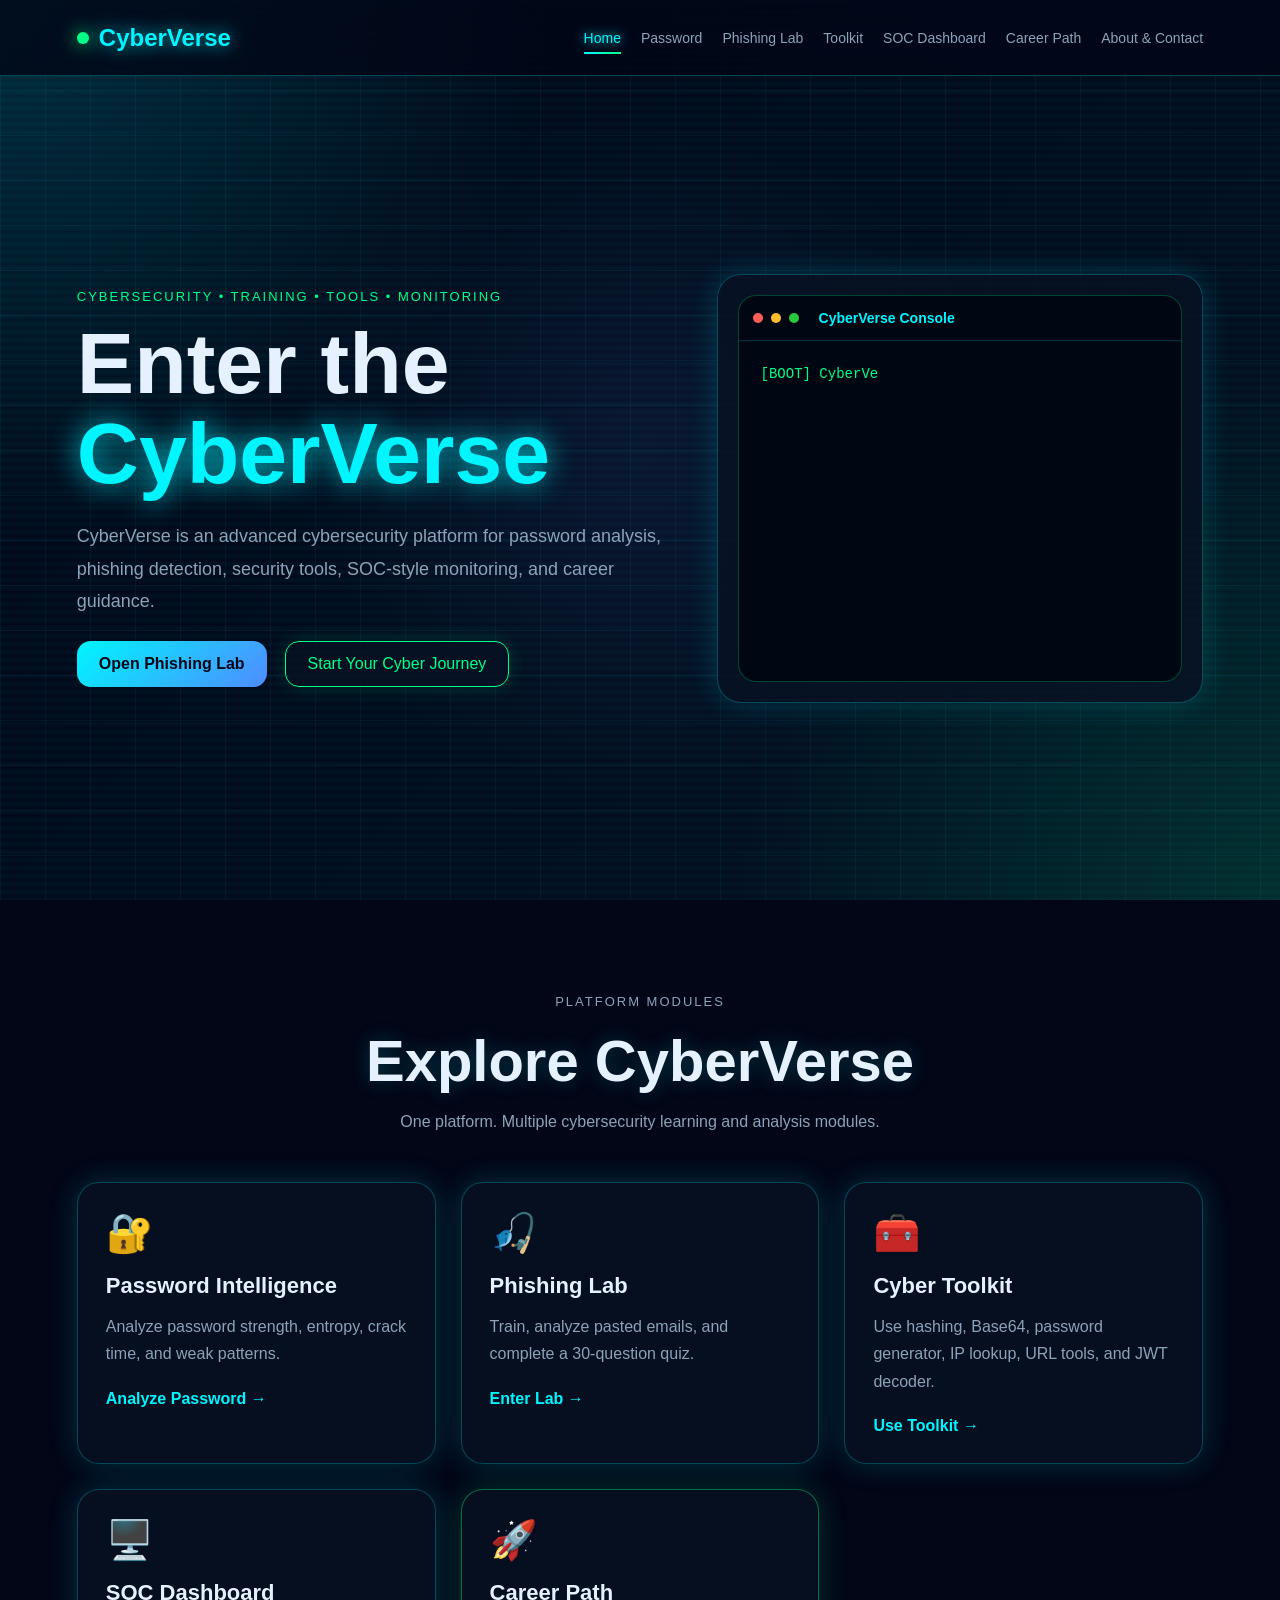
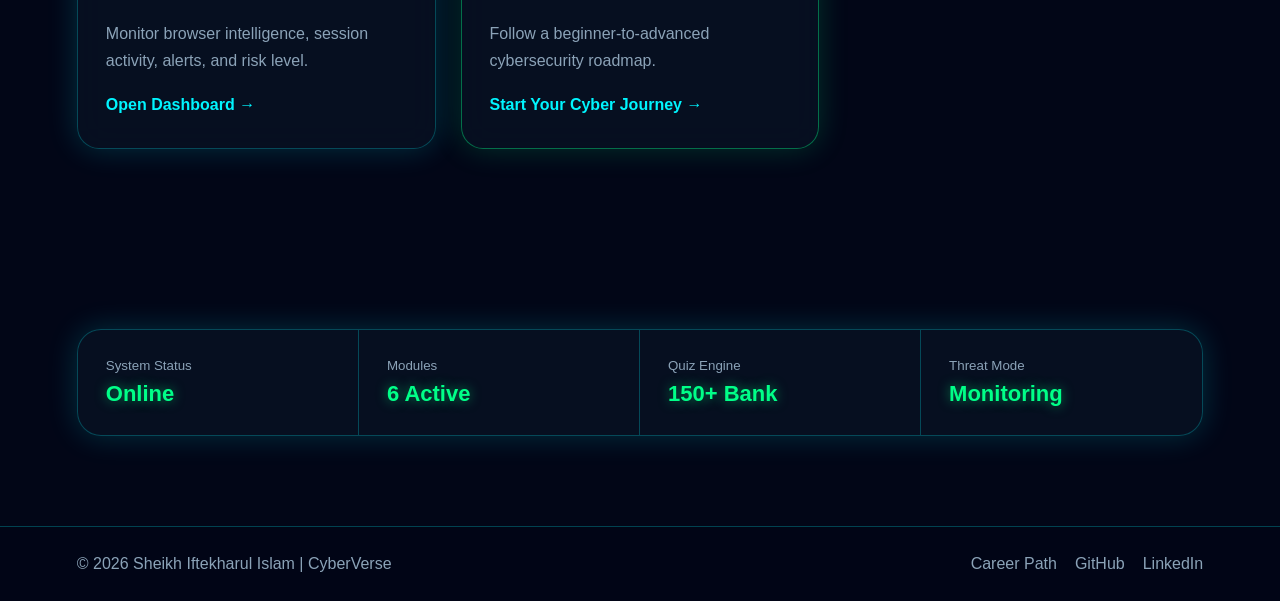
<file: index.html>
<!DOCTYPE html>
<html lang="en">
<head>
  <meta charset="UTF-8" />
  <meta name="viewport" content="width=device-width, initial-scale=1.0" />
   <link rel="stylesheet" href="style.css" />
</head>
<body>
  <div id="loader">
    <div class="loader-ring"></div>
    <p>Initializing CyberVerse...</p>
  </div>

  <div class="cyber-bg"></div>
  <div class="scanline"></div>

  <header class="navbar">
    <a href="index.html" class="logo"><span class="logo-dot"></span>CyberVerse</a>

    <nav class="nav-links" id="navLinks">
      <a href="index.html" class="active">Home</a>
      <a href="password.html">Password</a>
      <a href="phishing.html">Phishing Lab</a>
      <a href="toolkit.html">Toolkit</a>
      <a href="dashboard.html">SOC Dashboard</a>
      <a href="career.html">Career Path</a>
      <a href="about-contact.html">About & Contact</a>
    </nav>

    <button class="menu-btn" id="menuBtn">☰</button>
  </header>

  <main>
    <section class="hero section">
      <div class="hero-content reveal">
        <p class="eyebrow">Cybersecurity • Training • Tools • Monitoring</p>
        <h1>Enter the <span>CyberVerse</span></h1>
        <p class="hero-text">
          CyberVerse is an advanced cybersecurity platform for password analysis,
          phishing detection, security tools, SOC-style monitoring, and career guidance.
        </p>

        <div class="hero-actions">
          <a href="phishing.html" class="btn primary">Open Phishing Lab</a>
          <a href="career.html" class="btn glow">Start Your Cyber Journey</a>
        </div>
      </div>

      <div class="hero-panel reveal">
        <div class="terminal">
          <div class="terminal-header">
            <span></span><span></span><span></span>
            <b>CyberVerse Console</b>
          </div>
          <pre id="terminalText"></pre>
        </div>
      </div>
    </section>

    <section class="section">
      <div class="section-title reveal">
        <p class="eyebrow">Platform Modules</p>
        <h2>Explore CyberVerse</h2>
        <p>One platform. Multiple cybersecurity learning and analysis modules.</p>
      </div>

      <div class="module-grid">
        <article class="module-card reveal">
          <div class="icon">🔐</div>
          <h3>Password Intelligence</h3>
          <p>Analyze password strength, entropy, crack time, and weak patterns.</p>
          <a href="password.html">Analyze Password →</a>
        </article>

        <article class="module-card reveal">
          <div class="icon">🎣</div>
          <h3>Phishing Lab</h3>
          <p>Train, analyze pasted emails, and complete a 30-question quiz.</p>
          <a href="phishing.html">Enter Lab →</a>
        </article>

        <article class="module-card reveal">
          <div class="icon">🧰</div>
          <h3>Cyber Toolkit</h3>
          <p>Use hashing, Base64, password generator, IP lookup, URL tools, and JWT decoder.</p>
          <a href="toolkit.html">Use Toolkit →</a>
        </article>

        <article class="module-card reveal">
          <div class="icon">🖥️</div>
          <h3>SOC Dashboard</h3>
          <p>Monitor browser intelligence, session activity, alerts, and risk level.</p>
          <a href="dashboard.html">Open Dashboard →</a>
        </article>

        <article class="module-card reveal featured">
          <div class="icon">🚀</div>
          <h3>Career Path</h3>
          <p>Follow a beginner-to-advanced cybersecurity roadmap.</p>
          <a href="career.html">Start Your Cyber Journey →</a>
        </article>
      </div>
    </section>

    <section class="section">
      <div class="status-strip reveal">
        <div><small>System Status</small><strong>Online</strong></div>
        <div><small>Modules</small><strong>6 Active</strong></div>
        <div><small>Quiz Engine</small><strong>150+ Bank</strong></div>
        <div><small>Threat Mode</small><strong>Monitoring</strong></div>
      </div>
    </section>
  </main>

  <footer class="footer">
    <p>© 2026 Sheikh Iftekharul Islam | CyberVerse</p>
    <div>
      <a href="career.html">Career Path</a>
      <a href="https://github.com/sheikhmahi4000/" target="_blank">GitHub</a>
      <a href="https://www.linkedin.com/in/sheikh-iftekharul-islam-87b0a2382/" target="_blank">LinkedIn</a>
    </div>
  </footer>

<script src="script.js"></script>
</body>
</html>
</file>
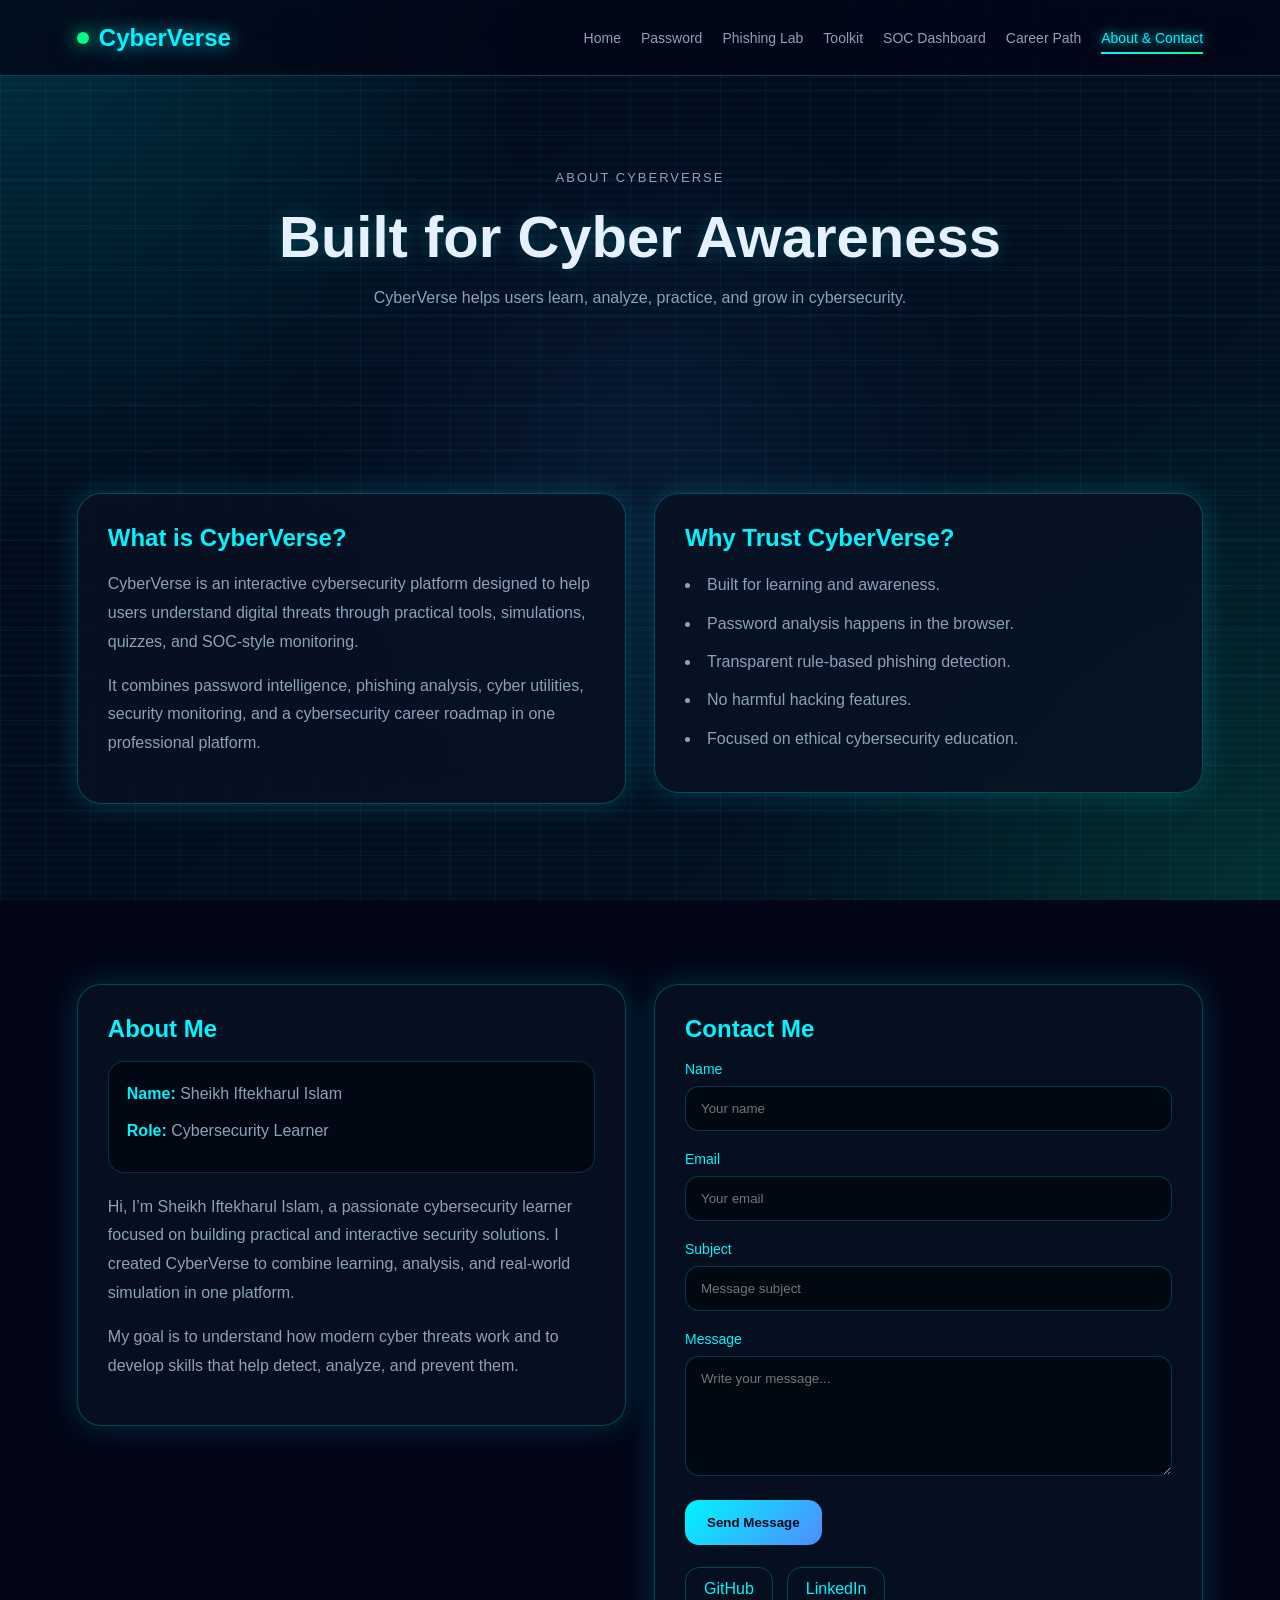
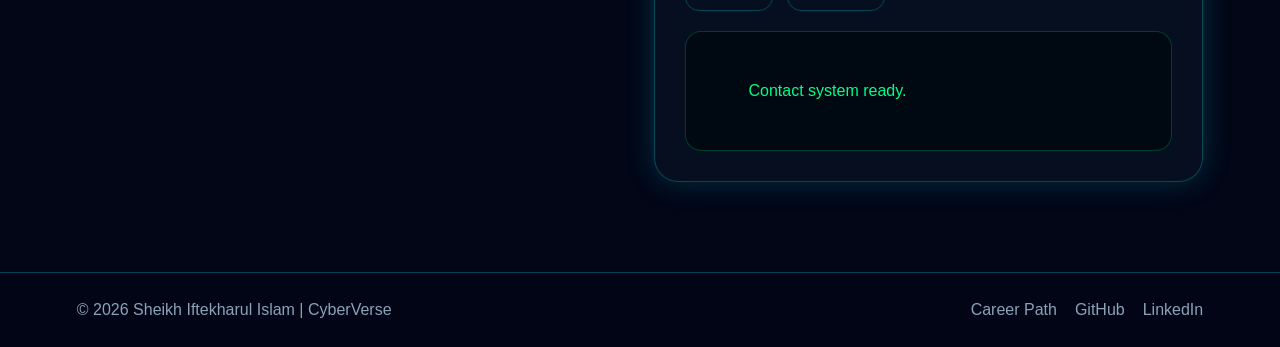
<file: about-contact.html>
<!DOCTYPE html>
<html lang="en">
<head>
  <meta charset="UTF-8" />
  <meta name="viewport" content="width=device-width, initial-scale=1.0" />
  <title>CyberVerse | About & Contact</title>
 <link rel="stylesheet" href="style.css" />
</head>
<body>
  <div class="cyber-bg"></div>
  <div class="scanline"></div>

  <header class="navbar">
    <a href="index.html" class="logo"><span class="logo-dot"></span>CyberVerse</a>
    <nav class="nav-links" id="navLinks">
      <a href="index.html">Home</a>
      <a href="password.html">Password</a>
      <a href="phishing.html">Phishing Lab</a>
      <a href="toolkit.html">Toolkit</a>
      <a href="dashboard.html">SOC Dashboard</a>
      <a href="career.html">Career Path</a>
      <a href="about-contact.html" class="active">About & Contact</a>
    </nav>
    <button class="menu-btn" id="menuBtn">☰</button>
  </header>

  <main>
    <section class="page-hero section">
      <div class="section-title reveal">
        <p class="eyebrow">About CyberVerse</p>
        <h1>Built for Cyber Awareness</h1>
        <p>CyberVerse helps users learn, analyze, practice, and grow in cybersecurity.</p>
      </div>
    </section>

    <section class="section about-layout">
      <div class="cyber-panel reveal">
        <h2>What is CyberVerse?</h2>
        <p>
          CyberVerse is an interactive cybersecurity platform designed to help users understand
          digital threats through practical tools, simulations, quizzes, and SOC-style monitoring.
        </p>

        <p>
          It combines password intelligence, phishing analysis, cyber utilities, security monitoring,
          and a cybersecurity career roadmap in one professional platform.
        </p>
      </div>

      <div class="cyber-panel reveal">
        <h2>Why Trust CyberVerse?</h2>
        <ul class="check-list">
          <li>Built for learning and awareness.</li>
          <li>Password analysis happens in the browser.</li>
          <li>Transparent rule-based phishing detection.</li>
          <li>No harmful hacking features.</li>
          <li>Focused on ethical cybersecurity education.</li>
        </ul>
      </div>
    </section>

    <section class="section about-layout">
      <div class="cyber-panel reveal">
        <h2>About Me</h2>
        <div class="identity-box">
          <p><strong>Name:</strong> Sheikh Iftekharul Islam</p>
          <p><strong>Role:</strong> Cybersecurity Learner</p>
        </div>

        <p>
          Hi, I’m Sheikh Iftekharul Islam, a passionate cybersecurity learner focused on building
          practical and interactive security solutions. I created CyberVerse to combine learning,
          analysis, and real-world simulation in one platform.
        </p>

        <p>
          My goal is to understand how modern cyber threats work and to develop skills that help
          detect, analyze, and prevent them.
        </p>
      </div>

      <div class="cyber-panel reveal">
        <h2>Contact Me</h2>

        <form id="contactForm">
          <div class="form-group">
            <label for="contactName">Name</label>
            <input type="text" id="contactName" placeholder="Your name" />
          </div>

          <div class="form-group">
            <label for="contactEmail">Email</label>
            <input type="email" id="contactEmail" placeholder="Your email" />
          </div>

          <div class="form-group">
            <label for="contactSubject">Subject</label>
            <input type="text" id="contactSubject" placeholder="Message subject" />
          </div>

          <div class="form-group">
            <label for="contactMessage">Message</label>
            <textarea id="contactMessage" rows="6" placeholder="Write your message..."></textarea>
          </div>

          <button class="btn primary" type="submit">Send Message</button>
        </form>

        <div class="social-box">
          <a href="https://github.com/sheikhmahi4000/" target="_blank">GitHub</a>
          <a href="https://www.linkedin.com/in/sheikh-iftekharul-islam-87b0a2382/" target="_blank">LinkedIn</a>
        </div>

        <div class="terminal-output" id="contactOutput">
          Contact system ready.
        </div>
      </div>
    </section>
  </main>

  <footer class="footer">
    <p>© 2026 Sheikh Iftekharul Islam | CyberVerse</p>
    <div>
      <a href="career.html">Career Path</a>
      <a href="https://github.com/sheikhmahi4000/" target="_blank">GitHub</a>
      <a href="https://www.linkedin.com/in/sheikh-iftekharul-islam-87b0a2382/" target="_blank">LinkedIn</a>
    </div>
  </footer>
<script src="script.js"></script>
</body>
</html>
</file>
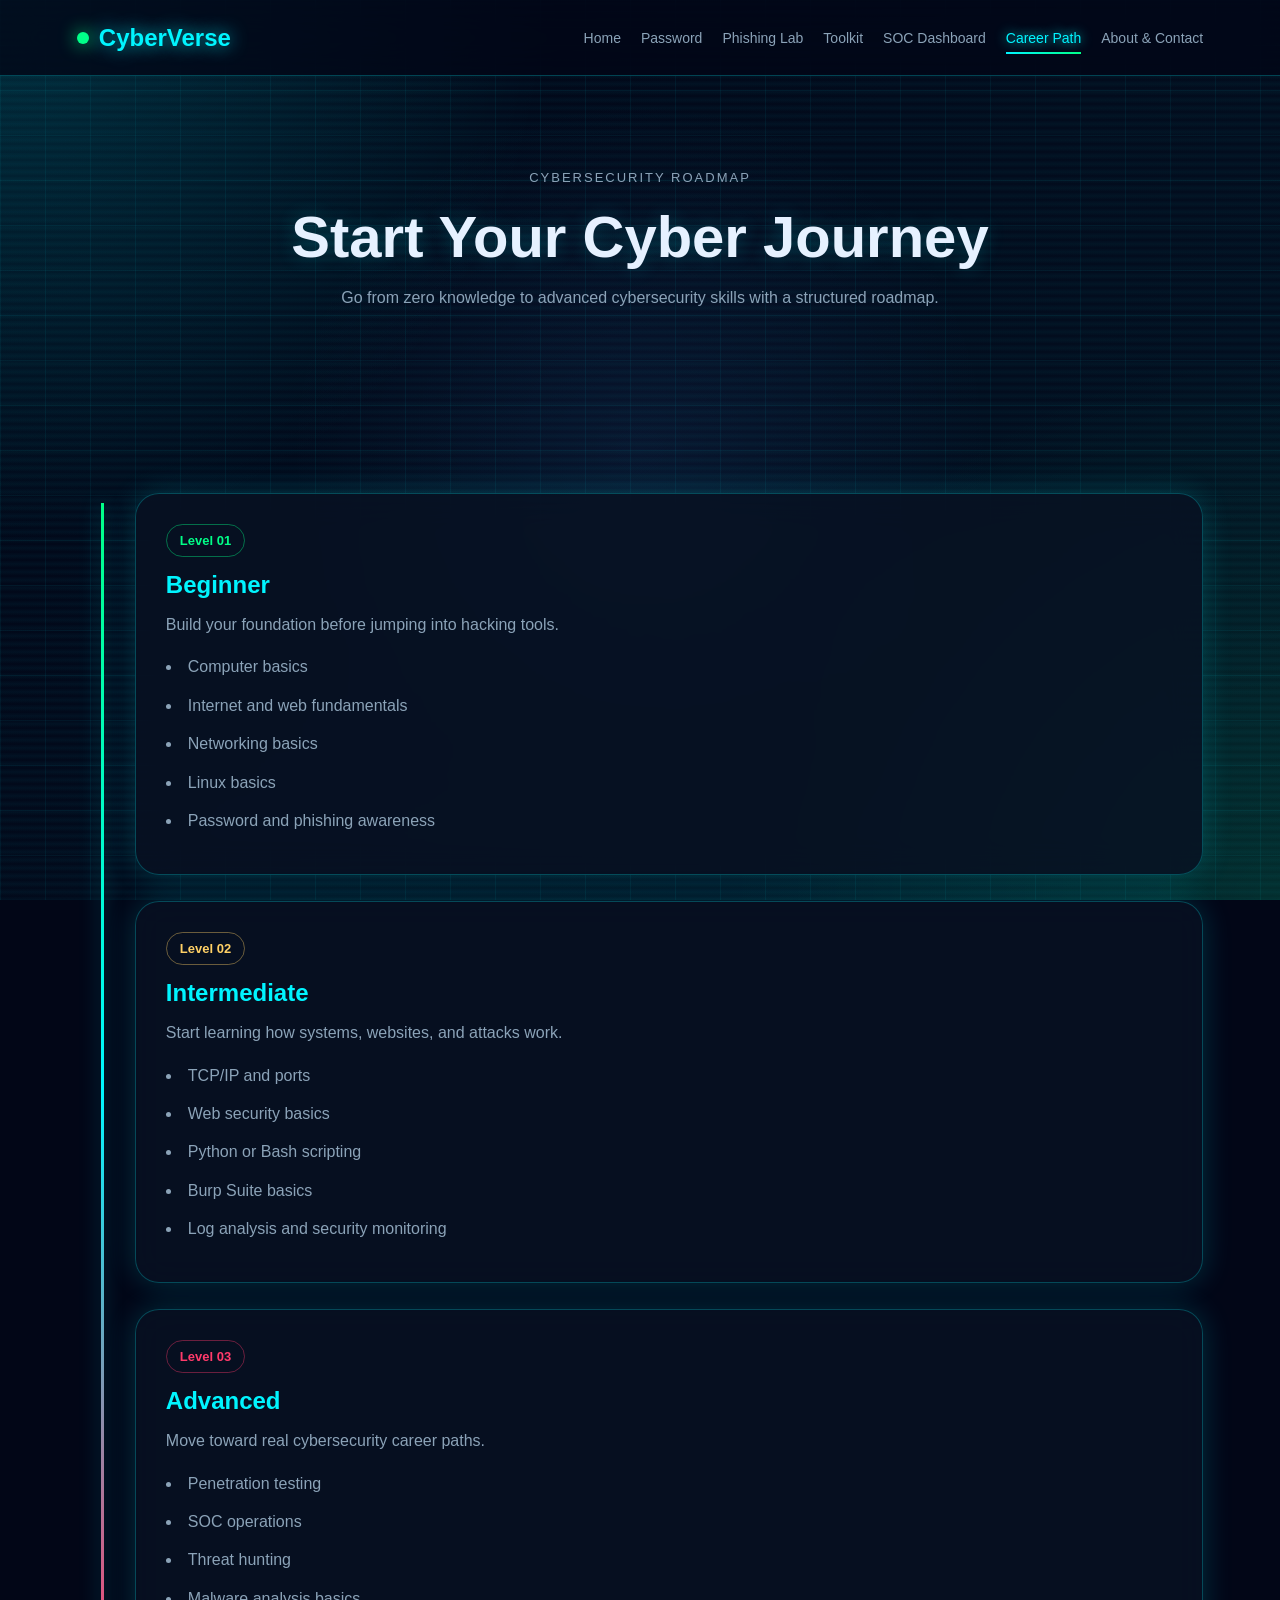
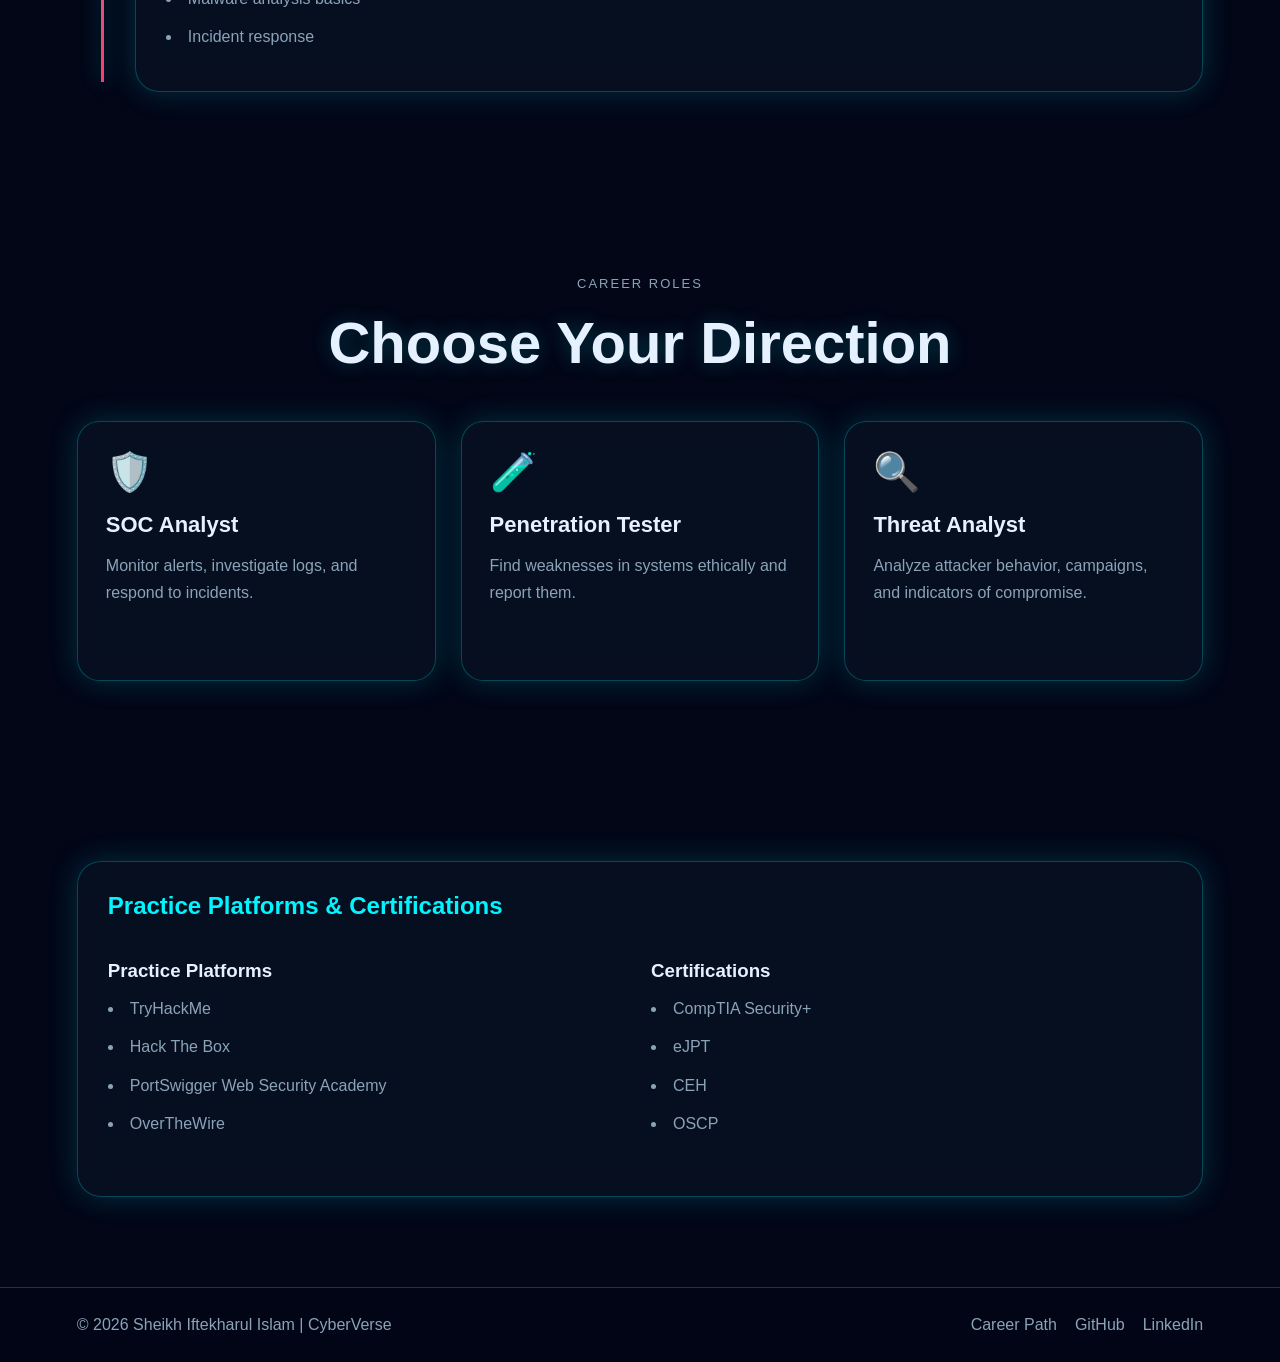
<file: career.html>
<!DOCTYPE html>
<html lang="en">
<head>
  <meta charset="UTF-8" />
  <meta name="viewport" content="width=device-width, initial-scale=1.0" />
  <title>CyberVerse | Career Path</title>
  <link rel="stylesheet" href="style.css" />
</head>
<body>
  <div class="cyber-bg"></div>
  <div class="scanline"></div>

  <header class="navbar">
    <a href="index.html" class="logo"><span class="logo-dot"></span>CyberVerse</a>
    <nav class="nav-links" id="navLinks">
      <a href="index.html">Home</a>
      <a href="password.html">Password</a>
      <a href="phishing.html">Phishing Lab</a>
      <a href="toolkit.html">Toolkit</a>
      <a href="dashboard.html">SOC Dashboard</a>
      <a href="career.html" class="active">Career Path</a>
      <a href="about-contact.html">About & Contact</a>
    </nav>
    <button class="menu-btn" id="menuBtn">☰</button>
  </header>

  <main>
    <section class="page-hero section">
      <div class="section-title reveal">
        <p class="eyebrow">Cybersecurity Roadmap</p>
        <h1>Start Your Cyber Journey</h1>
        <p>Go from zero knowledge to advanced cybersecurity skills with a structured roadmap.</p>
      </div>
    </section>

    <section class="section">
      <div class="roadmap">
        <article class="roadmap-card reveal">
          <span class="roadmap-level beginner">Level 01</span>
          <h2>Beginner</h2>
          <p>Build your foundation before jumping into hacking tools.</p>
          <ul class="check-list">
            <li>Computer basics</li>
            <li>Internet and web fundamentals</li>
            <li>Networking basics</li>
            <li>Linux basics</li>
            <li>Password and phishing awareness</li>
          </ul>
        </article>

        <article class="roadmap-card reveal">
          <span class="roadmap-level intermediate">Level 02</span>
          <h2>Intermediate</h2>
          <p>Start learning how systems, websites, and attacks work.</p>
          <ul class="check-list">
            <li>TCP/IP and ports</li>
            <li>Web security basics</li>
            <li>Python or Bash scripting</li>
            <li>Burp Suite basics</li>
            <li>Log analysis and security monitoring</li>
          </ul>
        </article>

        <article class="roadmap-card reveal">
          <span class="roadmap-level advanced">Level 03</span>
          <h2>Advanced</h2>
          <p>Move toward real cybersecurity career paths.</p>
          <ul class="check-list">
            <li>Penetration testing</li>
            <li>SOC operations</li>
            <li>Threat hunting</li>
            <li>Malware analysis basics</li>
            <li>Incident response</li>
          </ul>
        </article>
      </div>
    </section>

    <section class="section">
      <div class="section-title reveal">
        <p class="eyebrow">Career Roles</p>
        <h2>Choose Your Direction</h2>
      </div>

      <div class="module-grid">
        <article class="module-card reveal">
          <div class="icon">🛡️</div>
          <h3>SOC Analyst</h3>
          <p>Monitor alerts, investigate logs, and respond to incidents.</p>
        </article>

        <article class="module-card reveal">
          <div class="icon">🧪</div>
          <h3>Penetration Tester</h3>
          <p>Find weaknesses in systems ethically and report them.</p>
        </article>

        <article class="module-card reveal">
          <div class="icon">🔍</div>
          <h3>Threat Analyst</h3>
          <p>Analyze attacker behavior, campaigns, and indicators of compromise.</p>
        </article>
      </div>
    </section>

    <section class="section">
      <div class="cyber-panel reveal">
        <h2>Practice Platforms & Certifications</h2>
        <div class="two-column">
          <div>
            <h3>Practice Platforms</h3>
            <ul class="check-list">
              <li>TryHackMe</li>
              <li>Hack The Box</li>
              <li>PortSwigger Web Security Academy</li>
              <li>OverTheWire</li>
            </ul>
          </div>

          <div>
            <h3>Certifications</h3>
            <ul class="check-list">
              <li>CompTIA Security+</li>
              <li>eJPT</li>
              <li>CEH</li>
              <li>OSCP</li>
            </ul>
          </div>
        </div>
      </div>
    </section>
  </main>

  <footer class="footer">
    <p>© 2026 Sheikh Iftekharul Islam | CyberVerse</p>
    <div>
      <a href="career.html">Career Path</a>
      <a href="https://github.com/sheikhmahi4000/" target="_blank">GitHub</a>
      <a href="https://www.linkedin.com/in/sheikh-iftekharul-islam-87b0a2382/" target="_blank">LinkedIn</a>
    </div>
  </footer>

<script src="script.js"></script>
</body>
</html>
</file>
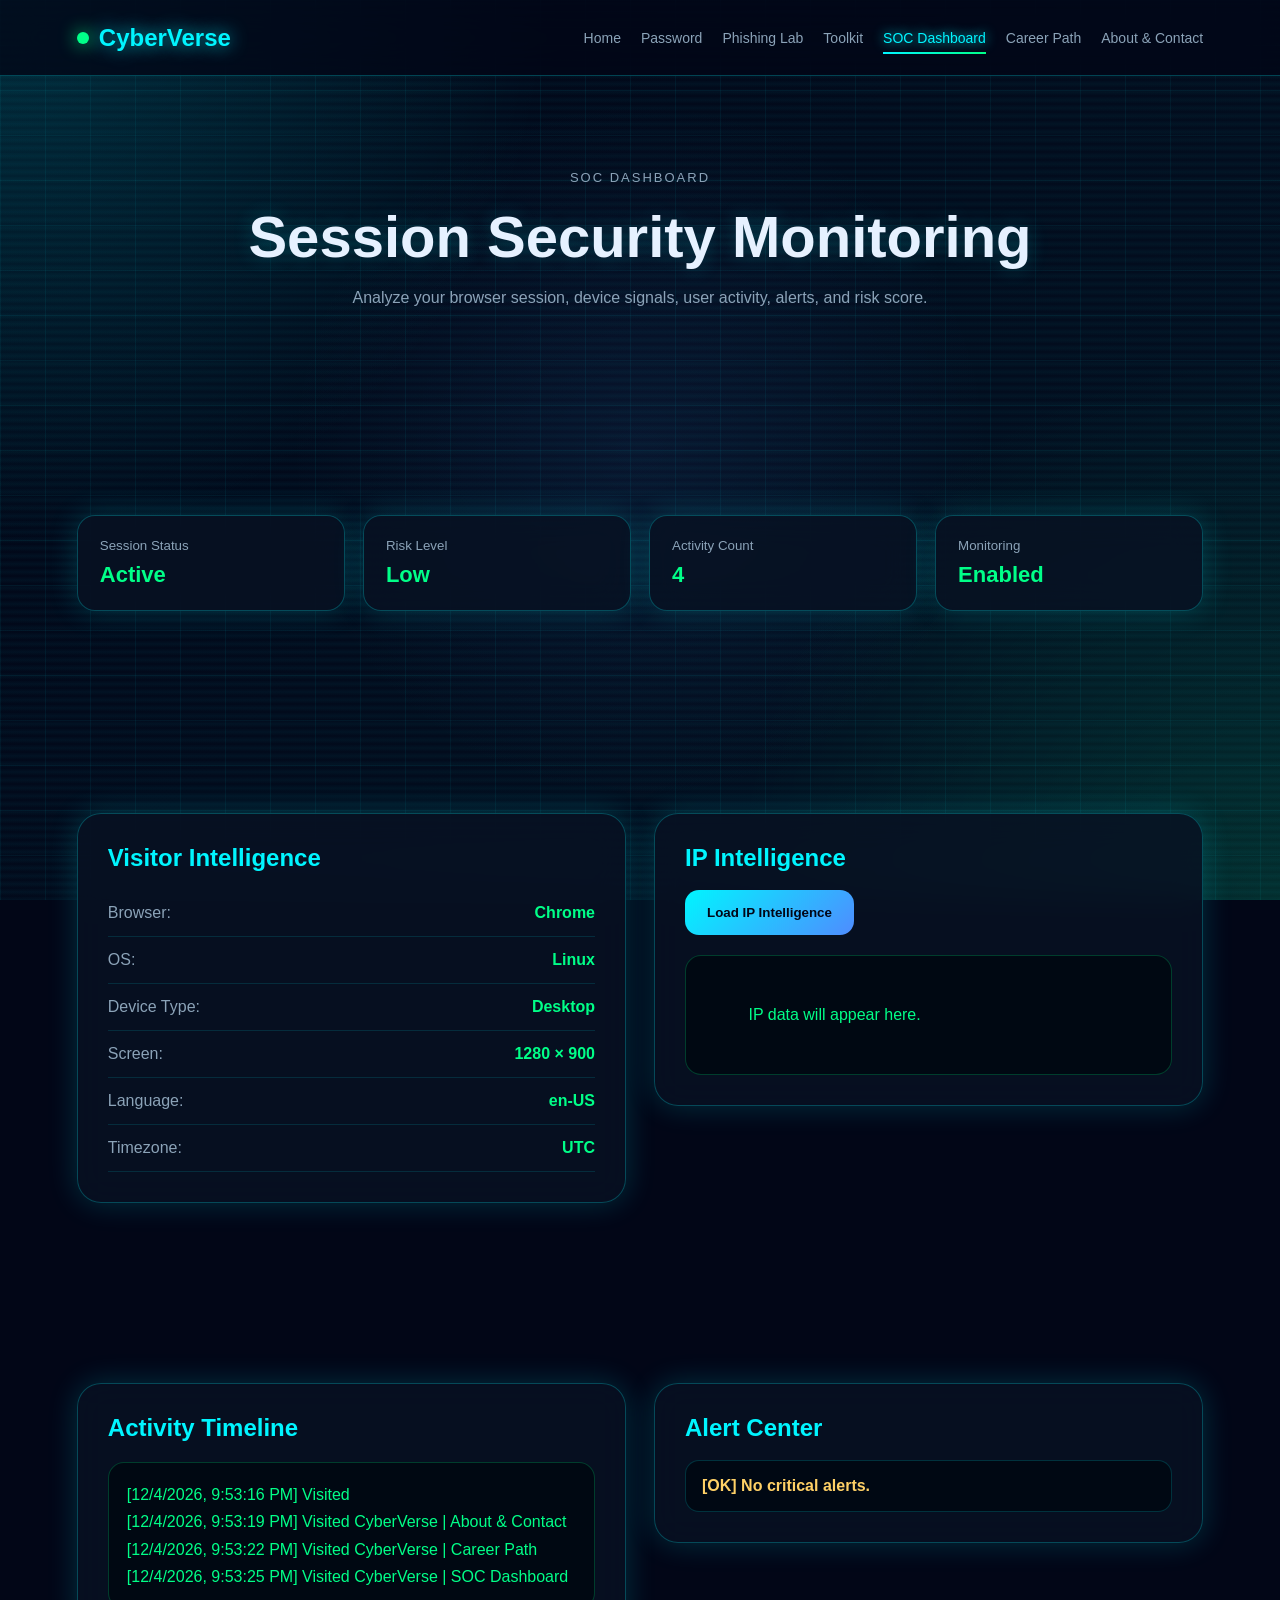
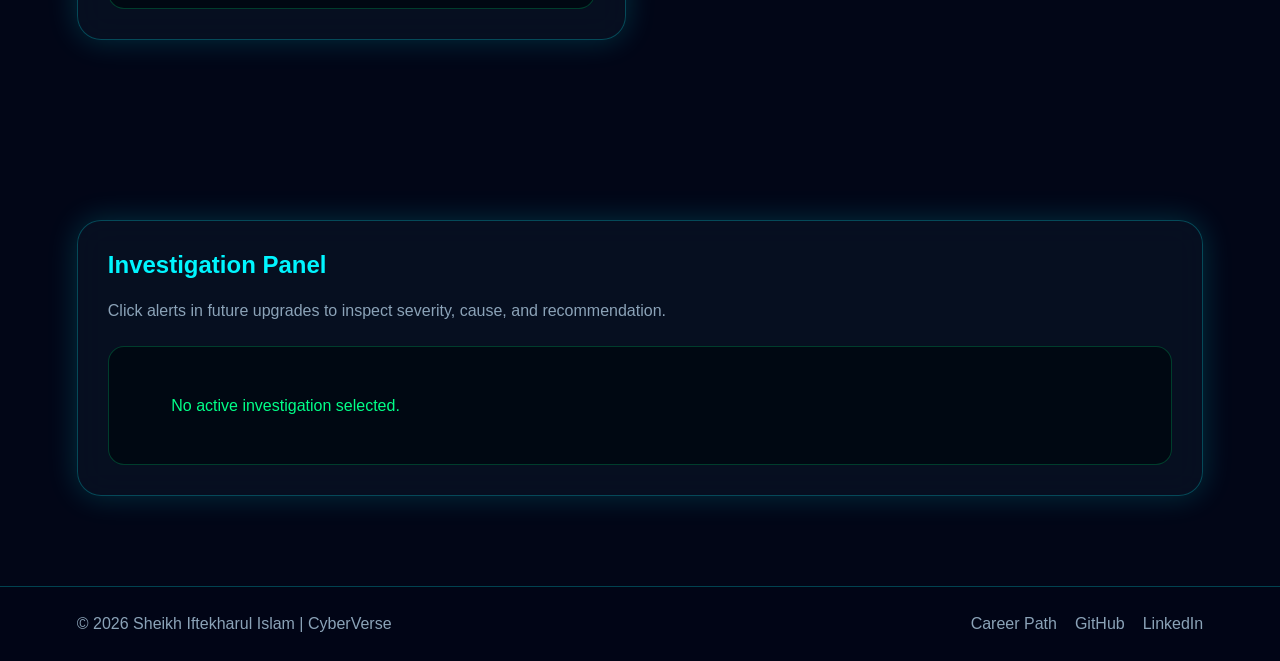
<file: dashboard.html>
<!DOCTYPE html>
<html lang="en">
<head>
  <meta charset="UTF-8" />
  <meta name="viewport" content="width=device-width, initial-scale=1.0" />
  <title>CyberVerse | SOC Dashboard</title>
  <link rel="stylesheet" href="style.css" />
</head>
<body>
  <div class="cyber-bg"></div>
  <div class="scanline"></div>

  <header class="navbar">
    <a href="index.html" class="logo"><span class="logo-dot"></span>CyberVerse</a>
    <nav class="nav-links" id="navLinks">
      <a href="index.html">Home</a>
      <a href="password.html">Password</a>
      <a href="phishing.html">Phishing Lab</a>
      <a href="toolkit.html">Toolkit</a>
      <a href="dashboard.html" class="active">SOC Dashboard</a>
      <a href="career.html">Career Path</a>
      <a href="about-contact.html">About & Contact</a>
    </nav>
    <button class="menu-btn" id="menuBtn">☰</button>
  </header>

  <main>
    <section class="page-hero section">
      <div class="section-title reveal">
        <p class="eyebrow">SOC Dashboard</p>
        <h1>Session Security Monitoring</h1>
        <p>Analyze your browser session, device signals, user activity, alerts, and risk score.</p>
      </div>
    </section>

    <section class="section">
      <div class="dashboard-grid">
        <div class="mini-card reveal">
          <small>Session Status</small>
          <strong id="sessionStatus">Active</strong>
        </div>
        <div class="mini-card reveal">
          <small>Risk Level</small>
          <strong id="socRiskLevel">Low</strong>
        </div>
        <div class="mini-card reveal">
          <small>Activity Count</small>
          <strong id="activityCount">0</strong>
        </div>
        <div class="mini-card reveal">
          <small>Monitoring</small>
          <strong>Enabled</strong>
        </div>
      </div>
    </section>

    <section class="section soc-layout">
      <div class="cyber-panel reveal">
        <h2>Visitor Intelligence</h2>
        <ul class="intel-list">
          <li><span>Browser:</span> <strong id="browserInfo">Detecting...</strong></li>
          <li><span>OS:</span> <strong id="osInfo">Detecting...</strong></li>
          <li><span>Device Type:</span> <strong id="deviceTypeInfo">Detecting...</strong></li>
          <li><span>Screen:</span> <strong id="screenInfo">Detecting...</strong></li>
          <li><span>Language:</span> <strong id="languageInfo">Detecting...</strong></li>
          <li><span>Timezone:</span> <strong id="timezoneInfo">Detecting...</strong></li>
        </ul>
      </div>

      <div class="cyber-panel reveal">
        <h2>IP Intelligence</h2>
        <button class="btn primary" id="loadIpIntelBtn">Load IP Intelligence</button>
        <div class="terminal-output" id="socIpOutput">
          IP data will appear here.
        </div>
      </div>
    </section>

    <section class="section soc-layout">
      <div class="cyber-panel reveal">
        <h2>Activity Timeline</h2>
        <div class="terminal-output log-box" id="activityLog">
          [SYSTEM] Monitoring active...
        </div>
      </div>

      <div class="cyber-panel reveal">
        <h2>Alert Center</h2>
        <div class="alert-list" id="alertList">
          <div class="alert-item">
            <strong>[INFO]</strong>
            Session initialized successfully.
          </div>
        </div>
      </div>
    </section>

    <section class="section">
      <div class="cyber-panel reveal">
        <h2>Investigation Panel</h2>
        <p class="muted">Click alerts in future upgrades to inspect severity, cause, and recommendation.</p>
        <div class="terminal-output" id="investigationPanel">
          No active investigation selected.
        </div>
      </div>
    </section>
  </main>

  <footer class="footer">
    <p>© 2026 Sheikh Iftekharul Islam | CyberVerse</p>
    <div>
      <a href="career.html">Career Path</a>
      <a href="https://github.com/sheikhmahi4000/" target="_blank">GitHub</a>
      <a href="https://www.linkedin.com/in/sheikh-iftekharul-islam-87b0a2382/" target="_blank">LinkedIn</a>
    </div>
  </footer>

  <script src="script.js"></script>
</body>
</html>
</file>
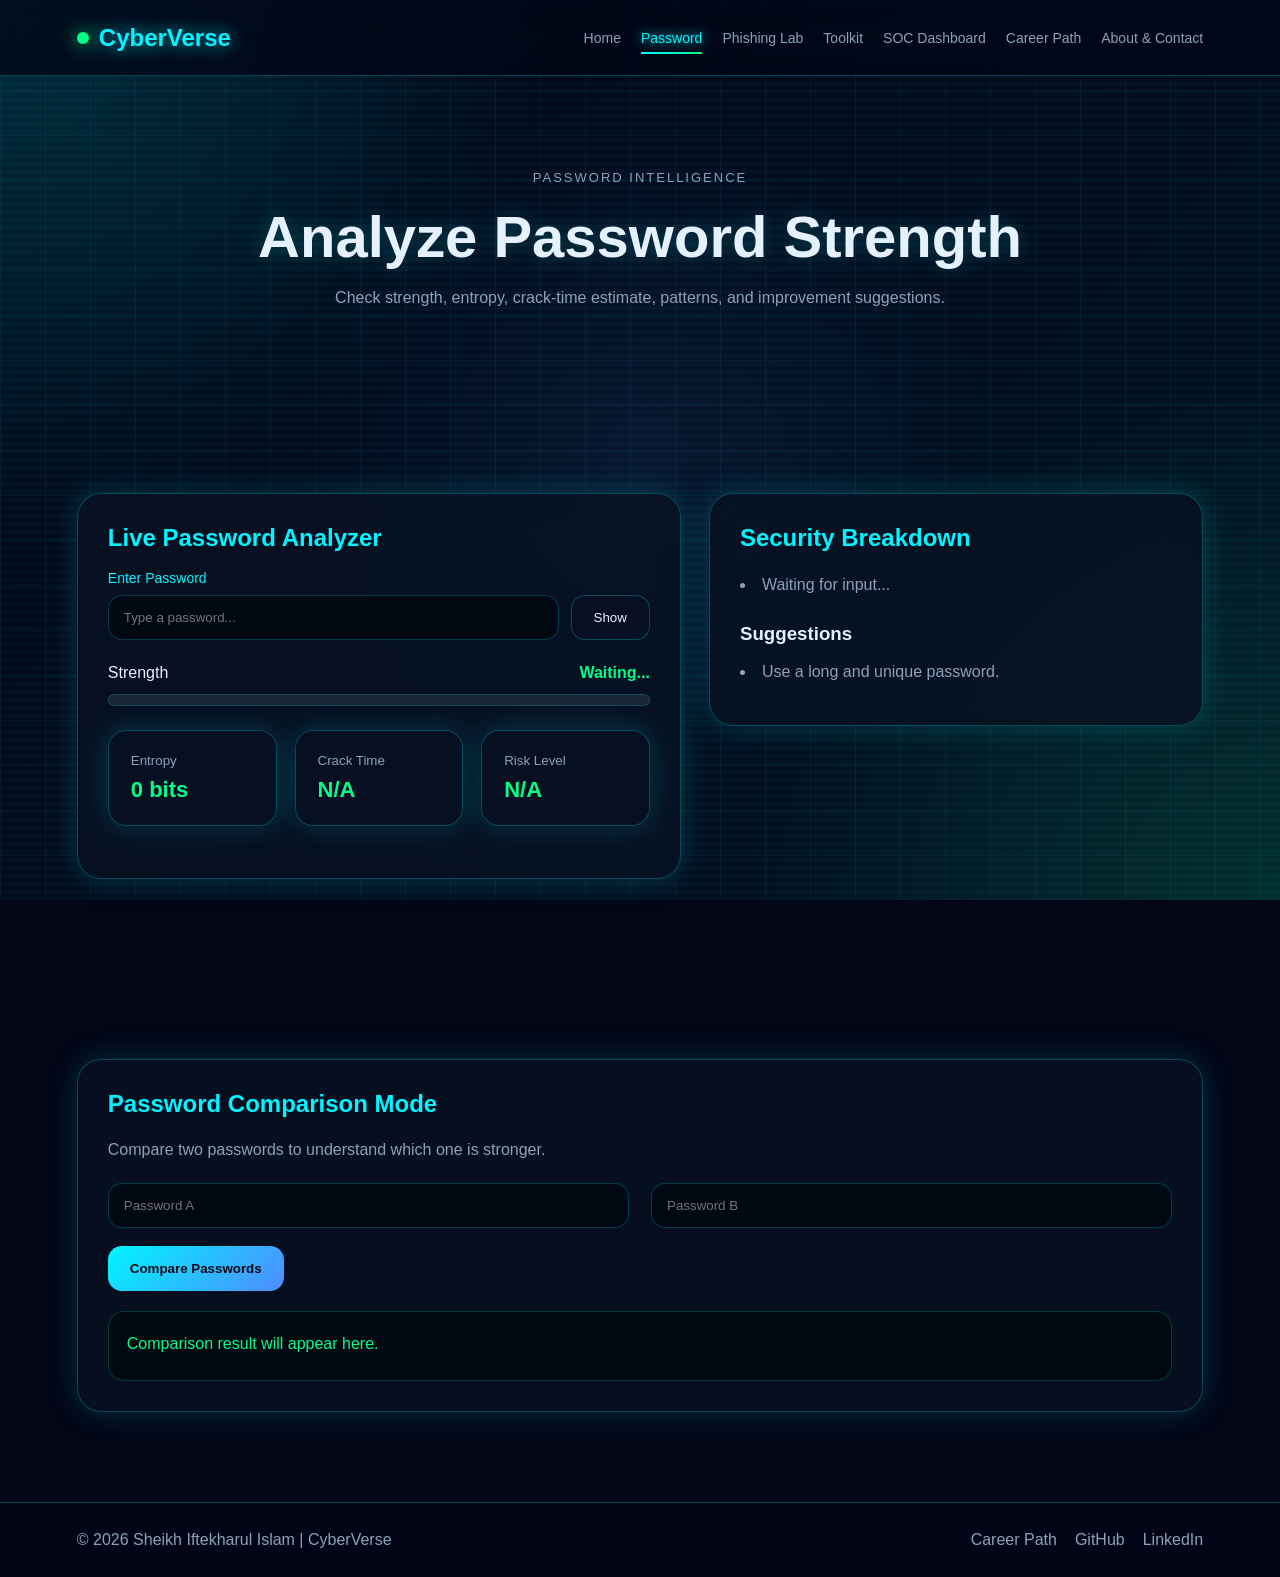
<file: password.html>
<!DOCTYPE html>
<html lang="en">
<head>
  <meta charset="UTF-8" />
  <meta name="viewport" content="width=device-width, initial-scale=1.0" />
  <title>CyberVerse | Password Intelligence</title>
  <link rel="stylesheet" href="style.css" />
</head>
<body>
  <div class="cyber-bg"></div>
  <div class="scanline"></div>

  <header class="navbar">
    <a href="index.html" class="logo"><span class="logo-dot"></span>CyberVerse</a>
    <nav class="nav-links" id="navLinks">
      <a href="index.html">Home</a>
      <a href="password.html" class="active">Password</a>
      <a href="phishing.html">Phishing Lab</a>
      <a href="toolkit.html">Toolkit</a>
      <a href="dashboard.html">SOC Dashboard</a>
      <a href="career.html">Career Path</a>
      <a href="about-contact.html">About & Contact</a>
    </nav>
    <button class="menu-btn" id="menuBtn">☰</button>
  </header>

  <main>
    <section class="page-hero section">
      <div class="section-title reveal">
        <p class="eyebrow">Password Intelligence</p>
        <h1>Analyze Password Strength</h1>
        <p>Check strength, entropy, crack-time estimate, patterns, and improvement suggestions.</p>
      </div>
    </section>

    <section class="section tool-layout">
      <div class="cyber-panel reveal">
        <h2>Live Password Analyzer</h2>

        <div class="form-group">
          <label for="passwordInput">Enter Password</label>
          <div class="input-row">
            <input type="password" id="passwordInput" placeholder="Type a password..." />
            <button class="btn" id="togglePasswordBtn">Show</button>
          </div>
        </div>

        <div class="strength-box">
          <div class="strength-top">
            <span>Strength</span>
            <strong id="strengthLabel">Waiting...</strong>
          </div>
          <div class="progress-track">
            <div class="progress-fill" id="strengthBar"></div>
          </div>
        </div>

        <div class="result-grid">
          <div class="mini-card">
            <small>Entropy</small>
            <strong id="entropyValue">0 bits</strong>
          </div>
          <div class="mini-card">
            <small>Crack Time</small>
            <strong id="crackTimeValue">N/A</strong>
          </div>
          <div class="mini-card">
            <small>Risk Level</small>
            <strong id="passwordRiskValue">N/A</strong>
          </div>
        </div>
      </div>

      <div class="cyber-panel reveal">
        <h2>Security Breakdown</h2>
        <ul class="check-list" id="passwordChecks">
          <li>Waiting for input...</li>
        </ul>

        <h3>Suggestions</h3>
        <ul class="check-list" id="passwordSuggestions">
          <li>Use a long and unique password.</li>
        </ul>
      </div>
    </section>

    <section class="section">
      <div class="cyber-panel reveal">
        <h2>Password Comparison Mode</h2>
        <p class="muted">Compare two passwords to understand which one is stronger.</p>

        <div class="two-column">
          <input type="text" id="compareOne" placeholder="Password A" />
          <input type="text" id="compareTwo" placeholder="Password B" />
        </div>

        <button class="btn primary" id="comparePasswordBtn">Compare Passwords</button>
        <div class="terminal-output" id="compareResult">Comparison result will appear here.</div>
      </div>
    </section>
  </main>

  <footer class="footer">
    <p>© 2026 Sheikh Iftekharul Islam | CyberVerse</p>
    <div>
      <a href="career.html">Career Path</a>
      <a href="https://github.com/sheikhmahi4000/" target="_blank">GitHub</a>
      <a href="https://www.linkedin.com/in/sheikh-iftekharul-islam-87b0a2382/" target="_blank">LinkedIn</a>
    </div>
  </footer>

<script src="script.js"></script>
</body>
</html>
</file>
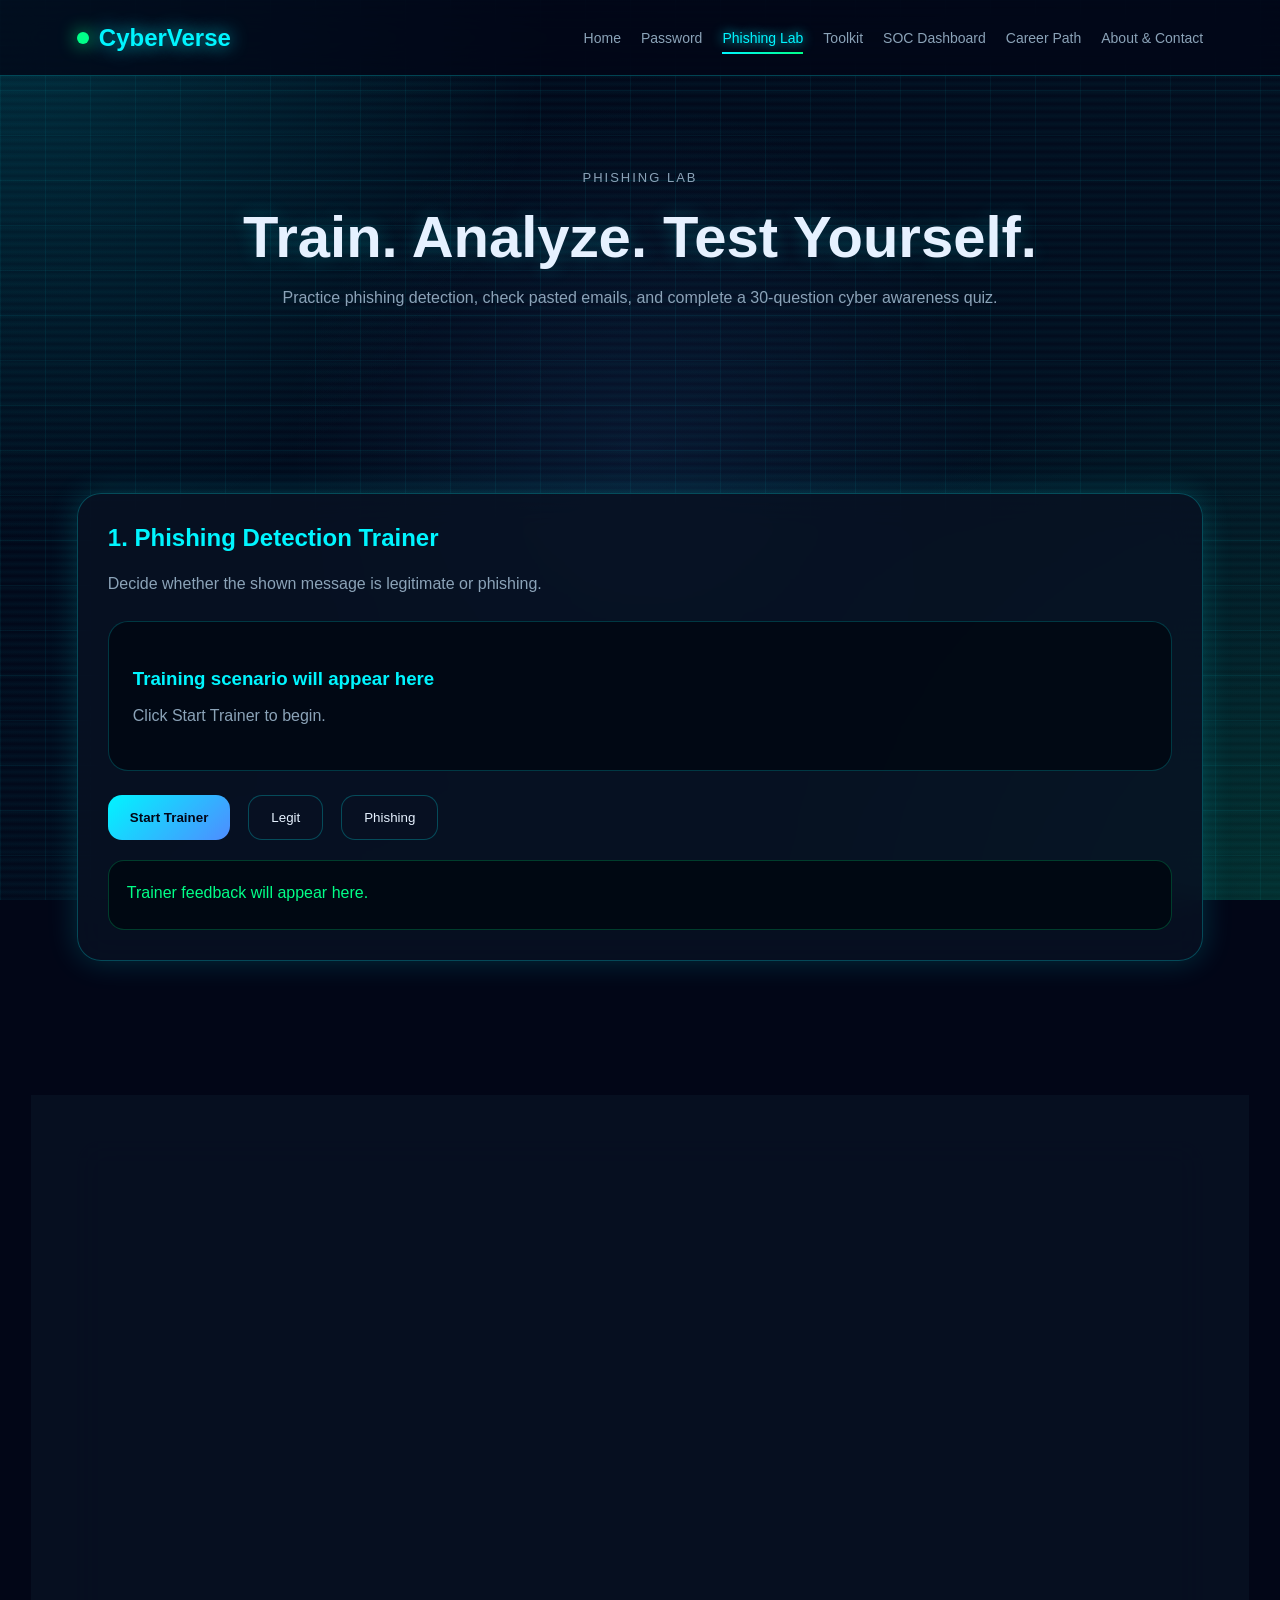
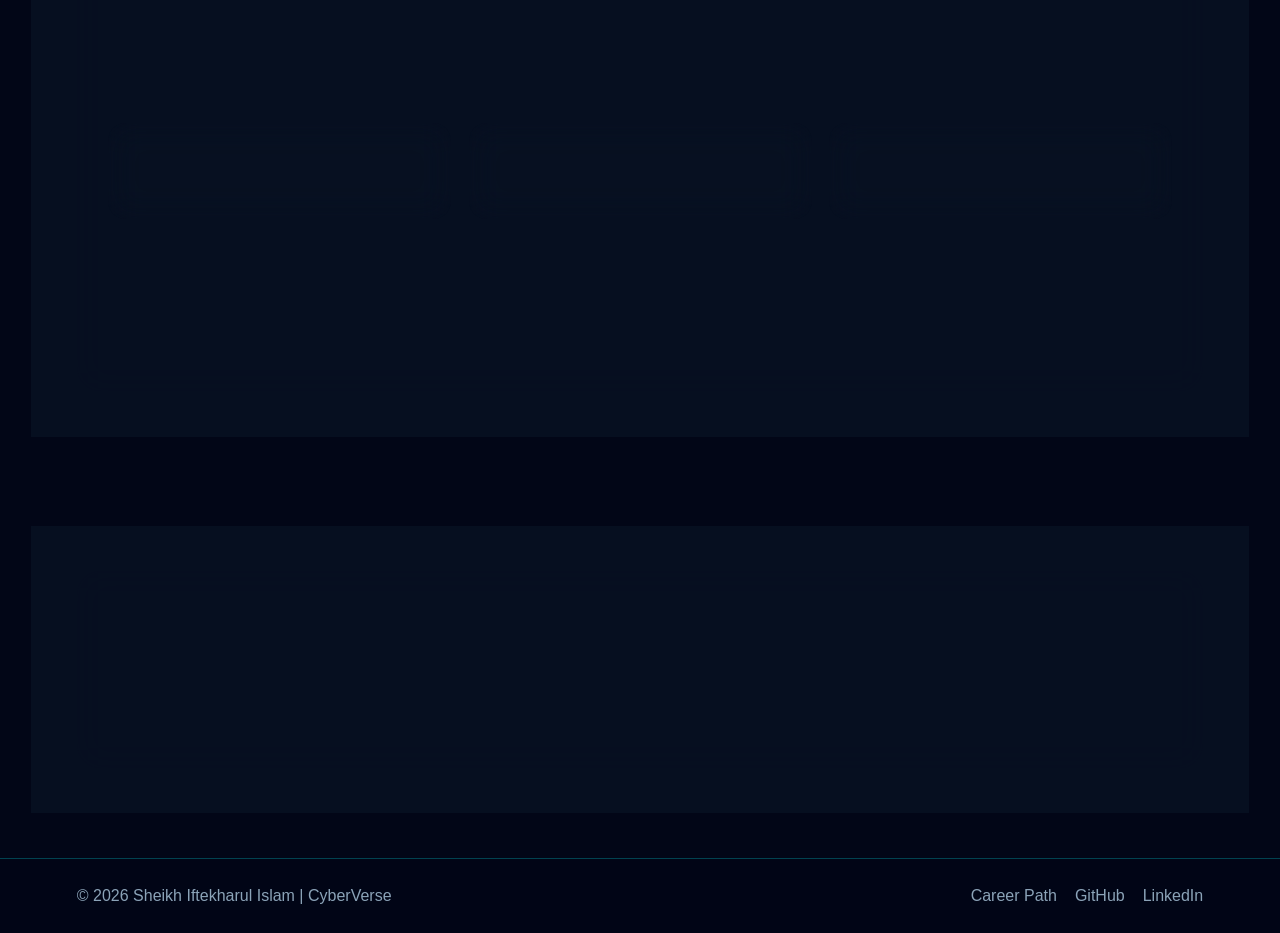
<file: phishing.html>
<!DOCTYPE html>
<html lang="en">
<head>
  <meta charset="UTF-8" />
  <meta name="viewport" content="width=device-width, initial-scale=1.0" />
  <title>CyberVerse | Phishing Lab</title>
  <link rel="stylesheet" href="style.css" />
</head>
<body>
  <div class="cyber-bg"></div>
  <div class="scanline"></div>

  <header class="navbar">
    <a href="index.html" class="logo"><span class="logo-dot"></span>CyberVerse</a>
    <nav class="nav-links" id="navLinks">
      <a href="index.html">Home</a>
      <a href="password.html">Password</a>
      <a href="phishing.html" class="active">Phishing Lab</a>
      <a href="toolkit.html">Toolkit</a>
      <a href="dashboard.html">SOC Dashboard</a>
      <a href="career.html">Career Path</a>
      <a href="about-contact.html">About & Contact</a>
    </nav>
    <button class="menu-btn" id="menuBtn">☰</button>
  </header>

  <main>
    <section class="page-hero section">
      <div class="section-title reveal">
        <p class="eyebrow">Phishing Lab</p>
        <h1>Train. Analyze. Test Yourself.</h1>
        <p>Practice phishing detection, check pasted emails, and complete a 30-question cyber awareness quiz.</p>
      </div>
    </section>

    <section class="section">
      <div class="cyber-panel reveal">
        <h2>1. Phishing Detection Trainer</h2>
        <p class="muted">Decide whether the shown message is legitimate or phishing.</p>

        <div class="trainer-card" id="trainerCard">
          <h3 id="trainerTitle">Training scenario will appear here</h3>
          <p id="trainerText">Click Start Trainer to begin.</p>
        </div>

        <div class="hero-actions">
          <button class="btn primary" id="startTrainerBtn">Start Trainer</button>
          <button class="btn" id="legitBtn">Legit</button>
          <button class="btn" id="phishingBtn">Phishing</button>
        </div>

        <div class="terminal-output" id="trainerFeedback">Trainer feedback will appear here.</div>
      </div>
    </section>

    <section class="section">
      <div class="cyber-panel reveal">
        <h2>2. Real-Time Phishing Email Checker</h2>
        <p class="muted">
          Paste an email below. CyberVerse will analyze sender clues, urgency, links,
          credential requests, grammar patterns, and suspicious language.
        </p>

        <div class="form-group">
          <label for="emailSender">Sender Email</label>
          <input type="text" id="emailSender" placeholder="example: support@paypa1-security.com" />
        </div>

        <div class="form-group">
          <label for="emailSubject">Email Subject</label>
          <input type="text" id="emailSubject" placeholder="example: Your account will be suspended" />
        </div>

        <div class="form-group">
          <label for="emailBody">Email Body</label>
          <textarea id="emailBody" rows="9" placeholder="Paste email content here..."></textarea>
        </div>

        <button class="btn primary" id="analyzeEmailBtn">Analyze Email</button>

        <div class="analysis-grid">
          <div class="mini-card">
            <small>Risk Score</small>
            <strong id="emailRiskScore">0%</strong>
          </div>
          <div class="mini-card">
            <small>Verdict</small>
            <strong id="emailVerdict">Waiting</strong>
          </div>
          <div class="mini-card">
            <small>Detected Flags</small>
            <strong id="emailFlagCount">0</strong>
          </div>
        </div>

        <div class="terminal-output" id="emailAnalysisResult">
          Analysis report will appear here.
        </div>
      </div>
    </section>

    <section class="section">
      <div class="cyber-panel reveal">
        <h2>3. Cyber Awareness Quiz</h2>
        <p class="muted">
          The quiz selects 30 unique questions from a 150+ question bank:
          8 Easy, 10 Medium, and 12 Hard.
        </p>

        <div id="quizStartBox">
          <button class="btn glow" id="startQuizBtn">Start 30-Question Quiz</button>
        </div>

        <div id="quizBox" class="quiz-box hidden">
          <div class="quiz-top">
            <span id="quizCounter">Question 1/30</span>
            <span id="quizDifficulty">Easy</span>
          </div>

          <div class="progress-track">
            <div class="progress-fill" id="quizProgress"></div>
          </div>

          <h3 id="quizQuestion">Question text</h3>
          <div class="quiz-options" id="quizOptions"></div>

          <div class="terminal-output" id="quizExplanation"></div>
          <button class="btn primary hidden" id="nextQuestionBtn">Next Question</button>
        </div>

        <div id="quizResultBox" class="quiz-result hidden">
          <h2>System Analysis Complete</h2>
          <div class="analysis-grid">
            <div class="mini-card">
              <small>Final Score</small>
              <strong id="finalQuizScore">0/30</strong>
            </div>
            <div class="mini-card">
              <small>Percentage</small>
              <strong id="finalQuizPercent">0%</strong>
            </div>
            <div class="mini-card">
              <small>Awareness Level</small>
              <strong id="finalQuizLevel">Beginner</strong>
            </div>
          </div>

          <div class="terminal-output" id="quizSystemMessages"></div>

          <a href="career.html" class="btn glow hidden" id="learnNextBtn">See what to learn next</a>
          <button class="btn" id="retryQuizBtn">Retry Quiz</button>
        </div>
      </div>
    </section>
  </main>

  <footer class="footer">
    <p>© 2026 Sheikh Iftekharul Islam | CyberVerse</p>
    <div>
      <a href="career.html">Career Path</a>
      <a href="https://github.com/sheikhmahi4000/" target="_blank">GitHub</a>
      <a href="https://www.linkedin.com/in/sheikh-iftekharul-islam-87b0a2382/" target="_blank">LinkedIn</a>
    </div>
  </footer>

 <script src="script.js"></script>
</body>
</html>
</file>
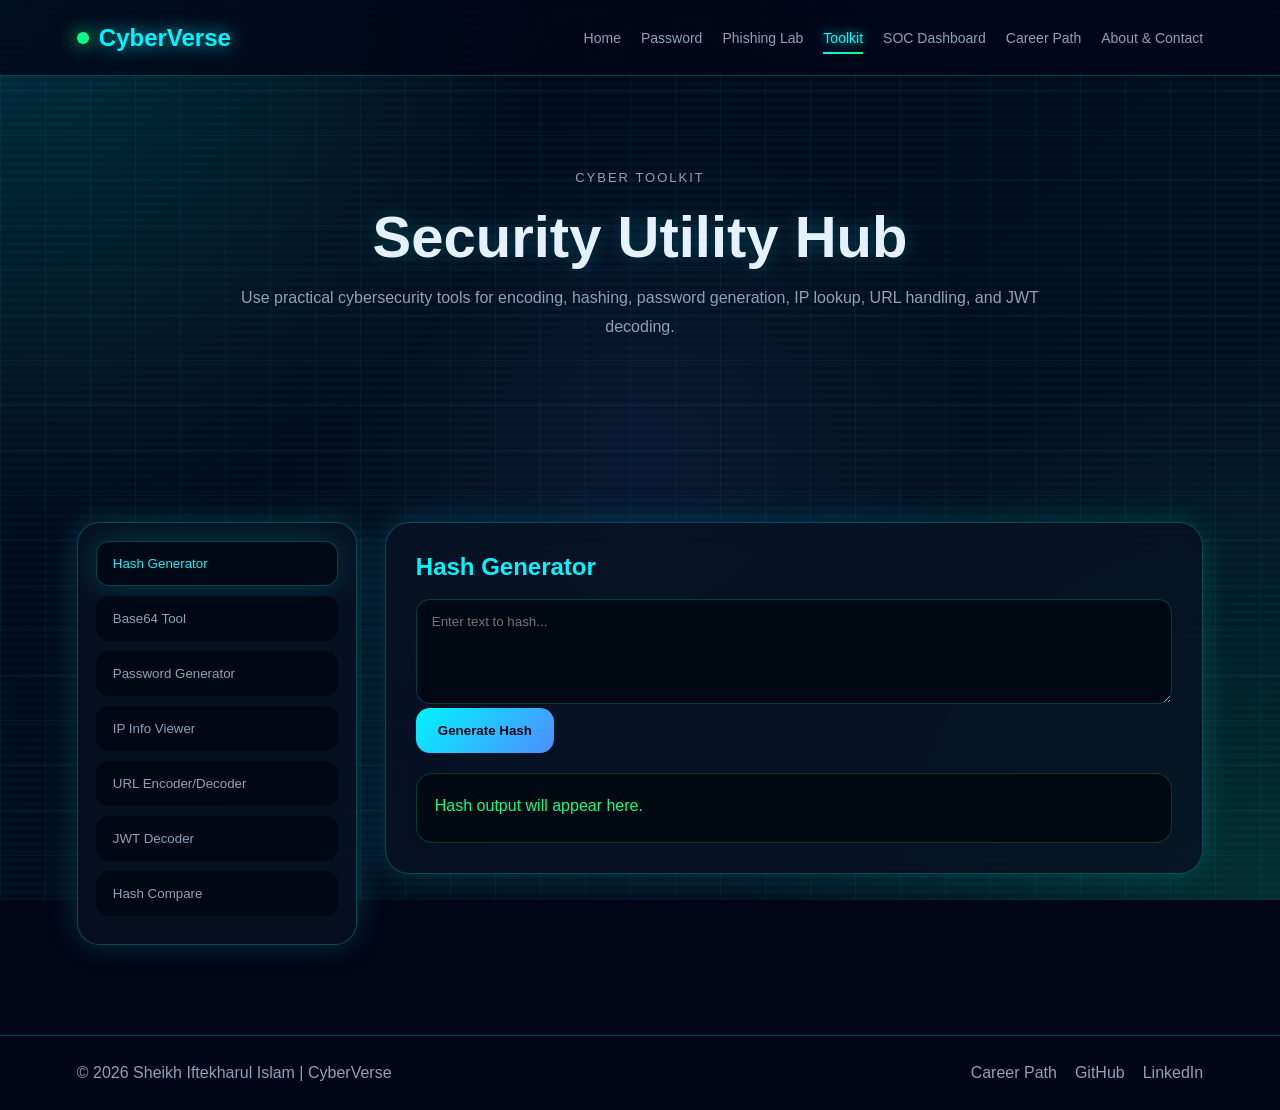
<file: toolkit.html>
<!DOCTYPE html>
<html lang="en">
<head>
  <meta charset="UTF-8" />
  <meta name="viewport" content="width=device-width, initial-scale=1.0" />
  <title>CyberVerse | Cyber Toolkit</title>
  <link rel="stylesheet" href="style.css" />
</head>
<body>
  <div class="cyber-bg"></div>
  <div class="scanline"></div>

  <header class="navbar">
    <a href="index.html" class="logo"><span class="logo-dot"></span>CyberVerse</a>
    <nav class="nav-links" id="navLinks">
      <a href="index.html">Home</a>
      <a href="password.html">Password</a>
      <a href="phishing.html">Phishing Lab</a>
      <a href="toolkit.html" class="active">Toolkit</a>
      <a href="dashboard.html">SOC Dashboard</a>
      <a href="career.html">Career Path</a>
      <a href="about-contact.html">About & Contact</a>
    </nav>
    <button class="menu-btn" id="menuBtn">☰</button>
  </header>

  <main>
    <section class="page-hero section">
      <div class="section-title reveal">
        <p class="eyebrow">Cyber Toolkit</p>
        <h1>Security Utility Hub</h1>
        <p>Use practical cybersecurity tools for encoding, hashing, password generation, IP lookup, URL handling, and JWT decoding.</p>
      </div>
    </section>

    <section class="section toolkit-layout">
      <aside class="tool-sidebar reveal">
        <button class="tool-tab active" data-tool="hashTool">Hash Generator</button>
        <button class="tool-tab" data-tool="base64Tool">Base64 Tool</button>
        <button class="tool-tab" data-tool="passwordGenTool">Password Generator</button>
        <button class="tool-tab" data-tool="ipTool">IP Info Viewer</button>
        <button class="tool-tab" data-tool="urlTool">URL Encoder/Decoder</button>
        <button class="tool-tab" data-tool="jwtTool">JWT Decoder</button>
        <button class="tool-tab" data-tool="compareHashTool">Hash Compare</button>
      </aside>

      <div class="tool-content reveal">
        <section class="cyber-panel tool-screen active" id="hashTool">
          <h2>Hash Generator</h2>
          <textarea id="hashInput" rows="5" placeholder="Enter text to hash..."></textarea>
          <button class="btn primary" id="generateHashBtn">Generate Hash</button>
          <div class="terminal-output" id="hashOutput">Hash output will appear here.</div>
        </section>

        <section class="cyber-panel tool-screen" id="base64Tool">
          <h2>Base64 Encoder / Decoder</h2>
          <textarea id="base64Input" rows="5" placeholder="Enter text..."></textarea>
          <div class="hero-actions">
            <button class="btn primary" id="encodeBase64Btn">Encode</button>
            <button class="btn" id="decodeBase64Btn">Decode</button>
          </div>
          <div class="terminal-output" id="base64Output">Base64 output will appear here.</div>
        </section>

        <section class="cyber-panel tool-screen" id="passwordGenTool">
          <h2>Password Generator</h2>
          <input type="number" id="passwordLength" value="16" min="8" max="64" />
          <button class="btn primary" id="generatePasswordBtn">Generate Password</button>
          <div class="terminal-output" id="generatedPassword">Generated password will appear here.</div>
        </section>

        <section class="cyber-panel tool-screen" id="ipTool">
          <h2>IP Info Viewer</h2>
          <p class="muted">Enter an IP address or leave empty to check your public IP.</p>
          <input type="text" id="ipInput" placeholder="example: 8.8.8.8" />
          <button class="btn primary" id="lookupIpBtn">Lookup IP</button>
          <div class="terminal-output" id="ipOutput">IP information will appear here.</div>
        </section>

        <section class="cyber-panel tool-screen" id="urlTool">
          <h2>URL Encoder / Decoder</h2>
          <textarea id="urlInput" rows="5" placeholder="Enter URL or text..."></textarea>
          <div class="hero-actions">
            <button class="btn primary" id="encodeUrlBtn">Encode URL</button>
            <button class="btn" id="decodeUrlBtn">Decode URL</button>
          </div>
          <div class="terminal-output" id="urlOutput">URL output will appear here.</div>
        </section>

        <section class="cyber-panel tool-screen" id="jwtTool">
          <h2>JWT Decoder</h2>
          <textarea id="jwtInput" rows="5" placeholder="Paste JWT token..."></textarea>
          <button class="btn primary" id="decodeJwtBtn">Decode JWT</button>
          <div class="terminal-output" id="jwtOutput">Decoded JWT will appear here.</div>
        </section>

        <section class="cyber-panel tool-screen" id="compareHashTool">
          <h2>Text Hash Compare</h2>
          <input type="text" id="hashCompareText" placeholder="Enter original text" />
          <input type="text" id="hashCompareValue" placeholder="Enter hash to compare" />
          <button class="btn primary" id="compareHashBtn">Compare SHA-256</button>
          <div class="terminal-output" id="compareHashOutput">Comparison result will appear here.</div>
        </section>
      </div>
    </section>
  </main>

  <footer class="footer">
    <p>© 2026 Sheikh Iftekharul Islam | CyberVerse</p>
    <div>
      <a href="career.html">Career Path</a>
      <a href="https://github.com/sheikhmahi4000/" target="_blank">GitHub</a>
      <a href="https://www.linkedin.com/in/sheikh-iftekharul-islam-87b0a2382/" target="_blank">LinkedIn</a>
    </div>
  </footer>
<script src="script.js"></script>
</body>
</html>
</file>
<file: style.css>
:root {
  --bg: #020617;
  --bg-soft: #07111f;
  --panel: rgba(8, 18, 35, 0.82);
  --panel-strong: rgba(11, 25, 48, 0.96);

  --cyan: #00f5ff;
  --green: #00ff88;
  --blue: #4f8cff;
  --red: #ff3b6b;
  --yellow: #ffd166;
  --purple: #9d4edd;

  --text: #e6f1ff;
  --muted: #8ba3b8;
  --border: rgba(0, 245, 255, 0.25);

  --shadow: 0 0 30px rgba(0, 245, 255, 0.18);
  --green-shadow: 0 0 30px rgba(0, 255, 136, 0.18);
}

/* =========================
   RESET
========================= */

* {
  margin: 0;
  padding: 0;
  box-sizing: border-box;
}

html {
  scroll-behavior: smooth;
}

body {
  font-family: Arial, Helvetica, sans-serif;
  background: var(--bg);
  color: var(--text);
  min-height: 100vh;
  overflow-x: hidden;
}

a {
  color: inherit;
  text-decoration: none;
}

button,
input,
textarea {
  font-family: inherit;
}

button {
  border: none;
}

ul {
  list-style-position: inside;
}

/* =========================
   BACKGROUND
========================= */

.cyber-bg {
  position: fixed;
  inset: 0;
  z-index: -4;
  background:
    radial-gradient(circle at top left, rgba(0, 245, 255, 0.16), transparent 35%),
    radial-gradient(circle at bottom right, rgba(0, 255, 136, 0.12), transparent 35%),
    radial-gradient(circle at center, rgba(79, 140, 255, 0.08), transparent 45%),
    linear-gradient(135deg, #020617, #041122);
}

.cyber-bg::before {
  content: "";
  position: absolute;
  inset: 0;
  background-image:
    linear-gradient(rgba(0, 245, 255, 0.055) 1px, transparent 1px),
    linear-gradient(90deg, rgba(0, 245, 255, 0.055) 1px, transparent 1px);
  background-size: 45px 45px;
  animation: gridMove 18s linear infinite;
}

.cyber-bg::after {
  content: "";
  position: absolute;
  inset: 0;
  background:
    linear-gradient(120deg, transparent, rgba(0, 245, 255, 0.08), transparent);
  transform: translateX(-100%);
  animation: bgSweep 9s linear infinite;
}

.scanline {
  position: fixed;
  inset: 0;
  pointer-events: none;
  z-index: -3;
  background: linear-gradient(
    to bottom,
    transparent,
    rgba(0, 245, 255, 0.04),
    transparent
  );
  background-size: 100% 8px;
  animation: scan 8s linear infinite;
}

@keyframes gridMove {
  from {
    transform: translateY(0);
  }

  to {
    transform: translateY(45px);
  }
}

@keyframes bgSweep {
  from {
    transform: translateX(-100%);
  }

  to {
    transform: translateX(100%);
  }
}

@keyframes scan {
  from {
    background-position: 0 0;
  }

  to {
    background-position: 0 100px;
  }
}

/* =========================
   LOADER
========================= */

#loader {
  position: fixed;
  inset: 0;
  background: #020617;
  z-index: 9999;
  display: grid;
  place-items: center;
  gap: 15px;
  transition: opacity 0.5s ease, visibility 0.5s ease;
}

#loader.hide {
  opacity: 0;
  visibility: hidden;
}

.loader-ring {
  width: 60px;
  height: 60px;
  border: 3px solid rgba(0, 245, 255, 0.2);
  border-top-color: var(--cyan);
  border-radius: 50%;
  animation: spin 1s linear infinite;
  box-shadow: var(--shadow);
}

#loader p {
  color: var(--cyan);
  letter-spacing: 2px;
  font-size: 14px;
}

@keyframes spin {
  to {
    transform: rotate(360deg);
  }
}

/* =========================
   NAVBAR
========================= */

.navbar {
  position: sticky;
  top: 0;
  z-index: 100;
  height: 76px;
  padding: 0 6%;
  display: flex;
  align-items: center;
  justify-content: space-between;
  background: rgba(2, 6, 23, 0.78);
  backdrop-filter: blur(18px);
  border-bottom: 1px solid var(--border);
}

.logo {
  font-size: 24px;
  font-weight: 800;
  color: var(--cyan);
  display: flex;
  align-items: center;
  gap: 10px;
  text-shadow: 0 0 18px rgba(0, 245, 255, 0.8);
}

.logo-dot {
  width: 12px;
  height: 12px;
  background: var(--green);
  border-radius: 50%;
  box-shadow: 0 0 18px var(--green);
  animation: dotPulse 2s infinite;
}

@keyframes dotPulse {
  0%,
  100% {
    box-shadow: 0 0 10px var(--green);
  }

  50% {
    box-shadow: 0 0 26px var(--green);
  }
}

.nav-links {
  display: flex;
  gap: 20px;
  align-items: center;
}

.nav-links a {
  color: var(--muted);
  font-size: 14px;
  transition: 0.3s ease;
  position: relative;
}

.nav-links a::after {
  content: "";
  position: absolute;
  left: 0;
  bottom: -8px;
  width: 0;
  height: 2px;
  background: linear-gradient(90deg, var(--cyan), var(--green));
  transition: 0.3s ease;
}

.nav-links a:hover,
.nav-links a.active {
  color: var(--cyan);
  text-shadow: 0 0 12px var(--cyan);
}

.nav-links a:hover::after,
.nav-links a.active::after {
  width: 100%;
}

.menu-btn {
  display: none;
  background: transparent;
  border: 1px solid var(--border);
  color: var(--cyan);
  font-size: 24px;
  padding: 6px 12px;
  border-radius: 10px;
  cursor: pointer;
}

/* =========================
   COMMON LAYOUT
========================= */

.section {
  padding: 90px 6%;
}

.page-hero {
  padding-bottom: 45px;
}

.section-title {
  text-align: center;
  max-width: 820px;
  margin: 0 auto 45px;
}

.section-title h1,
.section-title h2 {
  font-size: clamp(34px, 5vw, 58px);
  margin-bottom: 14px;
  text-shadow: 0 0 20px rgba(0, 245, 255, 0.22);
}

.section-title p {
  color: var(--muted);
  line-height: 1.8;
}

.eyebrow {
  color: var(--green);
  text-transform: uppercase;
  letter-spacing: 2px;
  font-size: 13px;
  margin-bottom: 14px;
}

.muted {
  color: var(--muted);
  line-height: 1.7;
  margin-bottom: 18px;
}

.hidden {
  display: none !important;
}

/* =========================
   BUTTONS
========================= */

.btn {
  display: inline-flex;
  align-items: center;
  justify-content: center;
  padding: 13px 22px;
  border-radius: 14px;
  border: 1px solid var(--border);
  color: var(--text);
  background: rgba(8, 18, 35, 0.8);
  transition: 0.3s ease;
  cursor: pointer;
  min-height: 45px;
}

.btn:hover {
  transform: translateY(-3px);
  box-shadow: var(--shadow);
  border-color: var(--cyan);
  color: var(--cyan);
}

.btn.primary {
  background: linear-gradient(135deg, var(--cyan), var(--blue));
  color: #020617;
  border: none;
  font-weight: 700;
}

.btn.primary:hover {
  color: #020617;
}

.btn.glow {
  border-color: var(--green);
  color: var(--green);
  box-shadow: 0 0 20px rgba(0, 255, 136, 0.15);
  animation: pulseGlow 2.5s infinite;
}

@keyframes pulseGlow {
  0%,
  100% {
    box-shadow: 0 0 14px rgba(0, 255, 136, 0.18);
  }

  50% {
    box-shadow: 0 0 30px rgba(0, 255, 136, 0.5);
  }
}

/* =========================
   CARDS / PANELS
========================= */

.cyber-panel,
.module-card,
.mini-card,
.roadmap-card,
.tool-sidebar {
  background: var(--panel);
  border: 1px solid var(--border);
  box-shadow: var(--shadow);
  backdrop-filter: blur(16px);
}

.cyber-panel {
  border-radius: 24px;
  padding: 30px;
  position: relative;
  overflow: hidden;
}

.cyber-panel::before,
.module-card::before,
.roadmap-card::before {
  content: "";
  position: absolute;
  inset: -2px;
  background: linear-gradient(
    120deg,
    transparent,
    rgba(0, 245, 255, 0.13),
    transparent
  );
  transform: translateX(-120%);
  transition: 0.7s ease;
  pointer-events: none;
}

.cyber-panel:hover::before,
.module-card:hover::before,
.roadmap-card:hover::before {
  transform: translateX(120%);
}

.cyber-panel h2 {
  margin-bottom: 18px;
  color: var(--cyan);
}

.cyber-panel h3 {
  margin: 22px 0 12px;
}

/* =========================
   FORMS
========================= */

.form-group {
  margin-bottom: 20px;
}

label {
  display: block;
  color: var(--cyan);
  margin-bottom: 9px;
  font-size: 14px;
}

input,
textarea,
select {
  width: 100%;
  background: rgba(1, 8, 18, 0.9);
  border: 1px solid rgba(0, 245, 255, 0.22);
  color: var(--text);
  border-radius: 14px;
  padding: 14px 15px;
  outline: none;
  transition: 0.25s ease;
}

textarea {
  resize: vertical;
}

input:focus,
textarea:focus,
select:focus {
  border-color: var(--cyan);
  box-shadow: 0 0 18px rgba(0, 245, 255, 0.18);
}

.input-row {
  display: flex;
  gap: 12px;
}

.input-row input {
  flex: 1;
}

.two-column {
  display: grid;
  grid-template-columns: 1fr 1fr;
  gap: 22px;
  margin: 18px 0;
}

/* =========================
   HOME PAGE
========================= */

.hero {
  min-height: calc(100vh - 76px);
  display: grid;
  grid-template-columns: 1.1fr 0.9fr;
  align-items: center;
  gap: 45px;
}

.hero-content h1 {
  font-size: clamp(44px, 7vw, 86px);
  line-height: 1.05;
  margin-bottom: 22px;
}

.hero-content h1 span {
  color: var(--cyan);
  text-shadow: 0 0 28px rgba(0, 245, 255, 0.85);
}

.hero-text {
  color: var(--muted);
  font-size: 18px;
  line-height: 1.8;
  max-width: 700px;
}

.hero-actions {
  display: flex;
  gap: 18px;
  flex-wrap: wrap;
  margin-top: 24px;
}

.hero-panel {
  background: var(--panel);
  border: 1px solid var(--border);
  border-radius: 24px;
  padding: 20px;
  box-shadow: var(--shadow);
  position: relative;
  overflow: hidden;
}

.terminal {
  background: rgba(1, 8, 18, 0.96);
  border: 1px solid rgba(0, 255, 136, 0.25);
  border-radius: 18px;
  overflow: hidden;
}

.terminal-header {
  padding: 14px;
  display: flex;
  align-items: center;
  gap: 8px;
  border-bottom: 1px solid rgba(0, 245, 255, 0.18);
}

.terminal-header span {
  width: 10px;
  height: 10px;
  border-radius: 50%;
}

.terminal-header span:nth-child(1) {
  background: #ff5f56;
}

.terminal-header span:nth-child(2) {
  background: #ffbd2e;
}

.terminal-header span:nth-child(3) {
  background: #27c93f;
}

.terminal-header b {
  margin-left: 12px;
  color: var(--cyan);
  font-size: 14px;
}

.terminal pre {
  min-height: 340px;
  padding: 22px;
  color: var(--green);
  white-space: pre-wrap;
  line-height: 1.7;
  font-size: 14px;
}

.module-grid {
  display: grid;
  grid-template-columns: repeat(3, 1fr);
  gap: 25px;
}

.module-card {
  border-radius: 22px;
  padding: 28px;
  min-height: 260px;
  transition: 0.35s ease;
  position: relative;
  overflow: hidden;
}

.module-card::after {
  content: "";
  position: absolute;
  inset: auto 0 0 0;
  height: 4px;
  background: linear-gradient(90deg, var(--cyan), var(--green));
  transform: scaleX(0);
  transform-origin: left;
  transition: 0.35s ease;
}

.module-card:hover {
  transform: translateY(-8px);
  border-color: var(--cyan);
}

.module-card:hover::after {
  transform: scaleX(1);
}

.module-card .icon {
  font-size: 38px;
  margin-bottom: 18px;
}

.module-card h3 {
  font-size: 22px;
  margin-bottom: 14px;
}

.module-card p {
  color: var(--muted);
  line-height: 1.7;
  margin-bottom: 22px;
}

.module-card a {
  color: var(--cyan);
  font-weight: 700;
}

.module-card.featured {
  border-color: rgba(0, 255, 136, 0.4);
  box-shadow: var(--green-shadow);
}

.status-strip {
  display: grid;
  grid-template-columns: repeat(4, 1fr);
  background: var(--panel);
  border: 1px solid var(--border);
  border-radius: 24px;
  overflow: hidden;
  box-shadow: var(--shadow);
}

.status-strip div {
  padding: 28px;
  border-right: 1px solid var(--border);
}

.status-strip div:last-child {
  border-right: none;
}

.status-strip small {
  display: block;
  color: var(--muted);
  margin-bottom: 8px;
}

.status-strip strong {
  color: var(--green);
  font-size: 22px;
  text-shadow: 0 0 12px rgba(0, 255, 136, 0.5);
}

/* =========================
   PASSWORD PAGE
========================= */

.tool-layout {
  display: grid;
  grid-template-columns: 1.1fr 0.9fr;
  gap: 28px;
  align-items: start;
}

.strength-box {
  margin: 24px 0;
}

.strength-top,
.quiz-top {
  display: flex;
  justify-content: space-between;
  gap: 16px;
  margin-bottom: 12px;
}

.strength-top strong,
.quiz-top span:last-child {
  color: var(--green);
}

.progress-track {
  height: 12px;
  width: 100%;
  background: rgba(139, 163, 184, 0.14);
  border-radius: 999px;
  overflow: hidden;
  border: 1px solid rgba(0, 245, 255, 0.18);
}

.progress-fill {
  height: 100%;
  width: 0%;
  background: linear-gradient(90deg, var(--red), var(--yellow), var(--green));
  box-shadow: 0 0 18px rgba(0, 255, 136, 0.4);
  transition: width 0.35s ease;
}

.result-grid,
.analysis-grid,
.dashboard-grid {
  display: grid;
  grid-template-columns: repeat(3, 1fr);
  gap: 18px;
  margin: 22px 0;
}

.dashboard-grid {
  grid-template-columns: repeat(4, 1fr);
}

.mini-card {
  border-radius: 18px;
  padding: 22px;
  transition: 0.3s ease;
}

.mini-card:hover {
  transform: translateY(-5px);
  border-color: var(--cyan);
}

.mini-card small {
  display: block;
  color: var(--muted);
  margin-bottom: 9px;
}

.mini-card strong {
  color: var(--green);
  font-size: 22px;
}

.check-list {
  color: var(--muted);
  line-height: 1.9;
}

.check-list li {
  margin-bottom: 8px;
}

.terminal-output {
  margin-top: 20px;
  background: rgba(1, 8, 18, 0.92);
  border: 1px solid rgba(0, 255, 136, 0.22);
  border-radius: 16px;
  padding: 18px;
  color: var(--green);
  line-height: 1.7;
  min-height: 70px;
  white-space: pre-wrap;
  overflow-wrap: anywhere;
}

/* =========================
   PHISHING PAGE
========================= */

.trainer-card {
  margin: 22px 0;
  padding: 24px;
  border-radius: 20px;
  background: rgba(1, 8, 18, 0.8);
  border: 1px solid rgba(0, 245, 255, 0.2);
}

.trainer-card h3 {
  color: var(--cyan);
  margin-bottom: 12px;
}

.trainer-card p {
  color: var(--muted);
  line-height: 1.8;
}

.quiz-box {
  margin-top: 24px;
  animation: fadeUp 0.4s ease;
}

.quiz-box h3 {
  margin: 22px 0;
  font-size: 24px;
}

.quiz-options {
  display: grid;
  grid-template-columns: 1fr 1fr;
  gap: 14px;
}

.quiz-options button {
  padding: 16px;
  border-radius: 14px;
  cursor: pointer;
  color: var(--text);
  background: rgba(1, 8, 18, 0.9);
  border: 1px solid rgba(0, 245, 255, 0.22);
  transition: 0.25s ease;
  text-align: left;
}

.quiz-options button:hover {
  border-color: var(--cyan);
  color: var(--cyan);
  box-shadow: var(--shadow);
}

.quiz-options button.correct {
  border-color: var(--green);
  color: var(--green);
  box-shadow: 0 0 22px rgba(0, 255, 136, 0.22);
}

.quiz-options button.wrong {
  border-color: var(--red);
  color: var(--red);
  box-shadow: 0 0 22px rgba(255, 59, 107, 0.22);
}

.quiz-result {
  margin-top: 28px;
  animation: fadeUp 0.5s ease;
}

.quiz-result h2 {
  color: var(--cyan);
  text-transform: uppercase;
  letter-spacing: 2px;
  margin-bottom: 20px;
}

@keyframes fadeUp {
  from {
    opacity: 0;
    transform: translateY(18px);
  }

  to {
    opacity: 1;
    transform: translateY(0);
  }
}

/* =========================
   TOOLKIT PAGE
========================= */

.toolkit-layout {
  display: grid;
  grid-template-columns: 280px 1fr;
  gap: 28px;
  align-items: start;
}

.tool-sidebar {
  border-radius: 22px;
  padding: 18px;
  position: sticky;
  top: 96px;
}

.tool-tab {
  width: 100%;
  padding: 14px 16px;
  margin-bottom: 10px;
  border-radius: 13px;
  cursor: pointer;
  background: rgba(1, 8, 18, 0.85);
  color: var(--muted);
  border: 1px solid transparent;
  transition: 0.25s ease;
  text-align: left;
}

.tool-tab:hover,
.tool-tab.active {
  color: var(--cyan);
  border-color: var(--border);
  box-shadow: var(--shadow);
}

.tool-screen {
  display: none;
}

.tool-screen.active {
  display: block;
  animation: fadeUp 0.35s ease;
}

/* =========================
   SOC DASHBOARD
========================= */

.soc-layout {
  display: grid;
  grid-template-columns: 1fr 1fr;
  gap: 28px;
  align-items: start;
}

.intel-list {
  list-style: none;
  color: var(--muted);
}

.intel-list li {
  display: flex;
  justify-content: space-between;
  gap: 14px;
  padding: 14px 0;
  border-bottom: 1px solid rgba(0, 245, 255, 0.13);
}

.intel-list span {
  color: var(--muted);
}

.intel-list strong {
  color: var(--green);
  text-align: right;
}

.log-box {
  max-height: 330px;
  overflow-y: auto;
}

.alert-list {
  display: grid;
  gap: 14px;
}

.alert-item {
  padding: 16px;
  border-radius: 14px;
  background: rgba(1, 8, 18, 0.85);
  border: 1px solid rgba(0, 245, 255, 0.18);
  color: var(--muted);
  cursor: pointer;
  transition: 0.25s ease;
}

.alert-item:hover {
  border-color: var(--cyan);
  color: var(--cyan);
  box-shadow: var(--shadow);
}

.alert-item strong {
  color: var(--yellow);
}

/* =========================
   CAREER PAGE
========================= */

.roadmap {
  position: relative;
  display: grid;
  gap: 26px;
}

.roadmap::before {
  content: "";
  position: absolute;
  left: 24px;
  top: 10px;
  bottom: 10px;
  width: 3px;
  background: linear-gradient(var(--green), var(--cyan), var(--red));
  box-shadow: 0 0 20px rgba(0, 245, 255, 0.4);
}

.roadmap-card {
  position: relative;
  margin-left: 58px;
  border-radius: 24px;
  padding: 30px;
  overflow: hidden;
  transition: 0.35s ease;
}

.roadmap-card:hover {
  transform: translateX(8px);
  border-color: var(--cyan);
}

.roadmap-card::after {
  content: "";
  position: absolute;
  left: -47px;
  top: 32px;
  width: 18px;
  height: 18px;
  border-radius: 50%;
  background: var(--cyan);
  box-shadow: 0 0 22px var(--cyan);
}

.roadmap-level {
  display: inline-block;
  padding: 8px 13px;
  border-radius: 999px;
  margin-bottom: 14px;
  font-size: 13px;
  font-weight: 700;
}

.roadmap-level.beginner {
  color: var(--green);
  border: 1px solid rgba(0, 255, 136, 0.4);
}

.roadmap-level.intermediate {
  color: var(--yellow);
  border: 1px solid rgba(255, 209, 102, 0.4);
}

.roadmap-level.advanced {
  color: var(--red);
  border: 1px solid rgba(255, 59, 107, 0.4);
}

.roadmap-card h2 {
  margin-bottom: 12px;
  color: var(--cyan);
}

.roadmap-card p {
  color: var(--muted);
  margin-bottom: 14px;
  line-height: 1.7;
}

/* =========================
   ABOUT & CONTACT
========================= */

.about-layout {
  display: grid;
  grid-template-columns: 1fr 1fr;
  gap: 28px;
  align-items: start;
}

.cyber-panel p {
  color: var(--muted);
  line-height: 1.8;
  margin-bottom: 15px;
}

.identity-box {
  padding: 18px;
  background: rgba(1, 8, 18, 0.8);
  border: 1px solid rgba(0, 245, 255, 0.18);
  border-radius: 16px;
  margin-bottom: 20px;
}

.identity-box p {
  margin-bottom: 8px;
}

.identity-box strong {
  color: var(--cyan);
}

.social-box {
  margin-top: 22px;
  display: flex;
  gap: 14px;
  flex-wrap: wrap;
}

.social-box a {
  padding: 12px 18px;
  border-radius: 14px;
  border: 1px solid var(--border);
  color: var(--cyan);
  transition: 0.25s ease;
}

.social-box a:hover {
  box-shadow: var(--shadow);
  transform: translateY(-3px);
}

/* =========================
   FOOTER
========================= */

.footer {
  padding: 28px 6%;
  border-top: 1px solid var(--border);
  background: rgba(2, 6, 23, 0.85);
  display: flex;
  justify-content: space-between;
  gap: 20px;
  flex-wrap: wrap;
}

.footer p {
  color: var(--muted);
}

.footer div {
  display: flex;
  gap: 18px;
  flex-wrap: wrap;
}

.footer a {
  color: var(--muted);
  transition: 0.3s ease;
}

.footer a:hover {
  color: var(--cyan);
  text-shadow: 0 0 12px var(--cyan);
}

/* =========================
   SCROLL REVEAL
========================= */

.reveal {
  opacity: 0;
  transform: translateY(30px);
  transition: 0.8s ease;
}

.reveal.show {
  opacity: 1;
  transform: translateY(0);
}

/* =========================
   RESPONSIVE
========================= */

@media (max-width: 1100px) {
  .nav-links {
    gap: 14px;
  }

  .nav-links a {
    font-size: 13px;
  }

  .module-grid {
    grid-template-columns: 1fr 1fr;
  }

  .hero,
  .tool-layout,
  .soc-layout,
  .about-layout {
    grid-template-columns: 1fr;
  }

  .dashboard-grid,
  .result-grid,
  .analysis-grid {
    grid-template-columns: 1fr 1fr;
  }

  .toolkit-layout {
    grid-template-columns: 1fr;
  }

  .tool-sidebar {
    position: static;
  }
}

@media (max-width: 880px) {
  .menu-btn {
    display: block;
  }

  .nav-links {
    position: absolute;
    top: 76px;
    right: 6%;
    width: 280px;
    flex-direction: column;
    align-items: flex-start;
    background: var(--panel-strong);
    border: 1px solid var(--border);
    border-radius: 18px;
    padding: 22px;
    box-shadow: var(--shadow);
    display: none;
  }

  .nav-links.open {
    display: flex;
  }

  .status-strip {
    grid-template-columns: 1fr 1fr;
  }

  .two-column {
    grid-template-columns: 1fr;
  }

  .quiz-options {
    grid-template-columns: 1fr;
  }
}

@media (max-width: 640px) {
  .section {
    padding: 70px 5%;
  }

  .navbar {
    padding: 0 5%;
  }

  .logo {
    font-size: 21px;
  }

  .hero-content h1 {
    font-size: 44px;
  }

  .module-grid,
  .status-strip,
  .dashboard-grid,
  .result-grid,
  .analysis-grid {
    grid-template-columns: 1fr;
  }

  .status-strip div {
    border-right: none;
    border-bottom: 1px solid var(--border);
  }

  .input-row {
    flex-direction: column;
  }

  .footer {
    padding: 25px 5%;
  }

  .roadmap::before {
    left: 12px;
  }

  .roadmap-card {
    margin-left: 36px;
  }

  .roadmap-card::after {
    left: -33px;
  }
}
</file>
